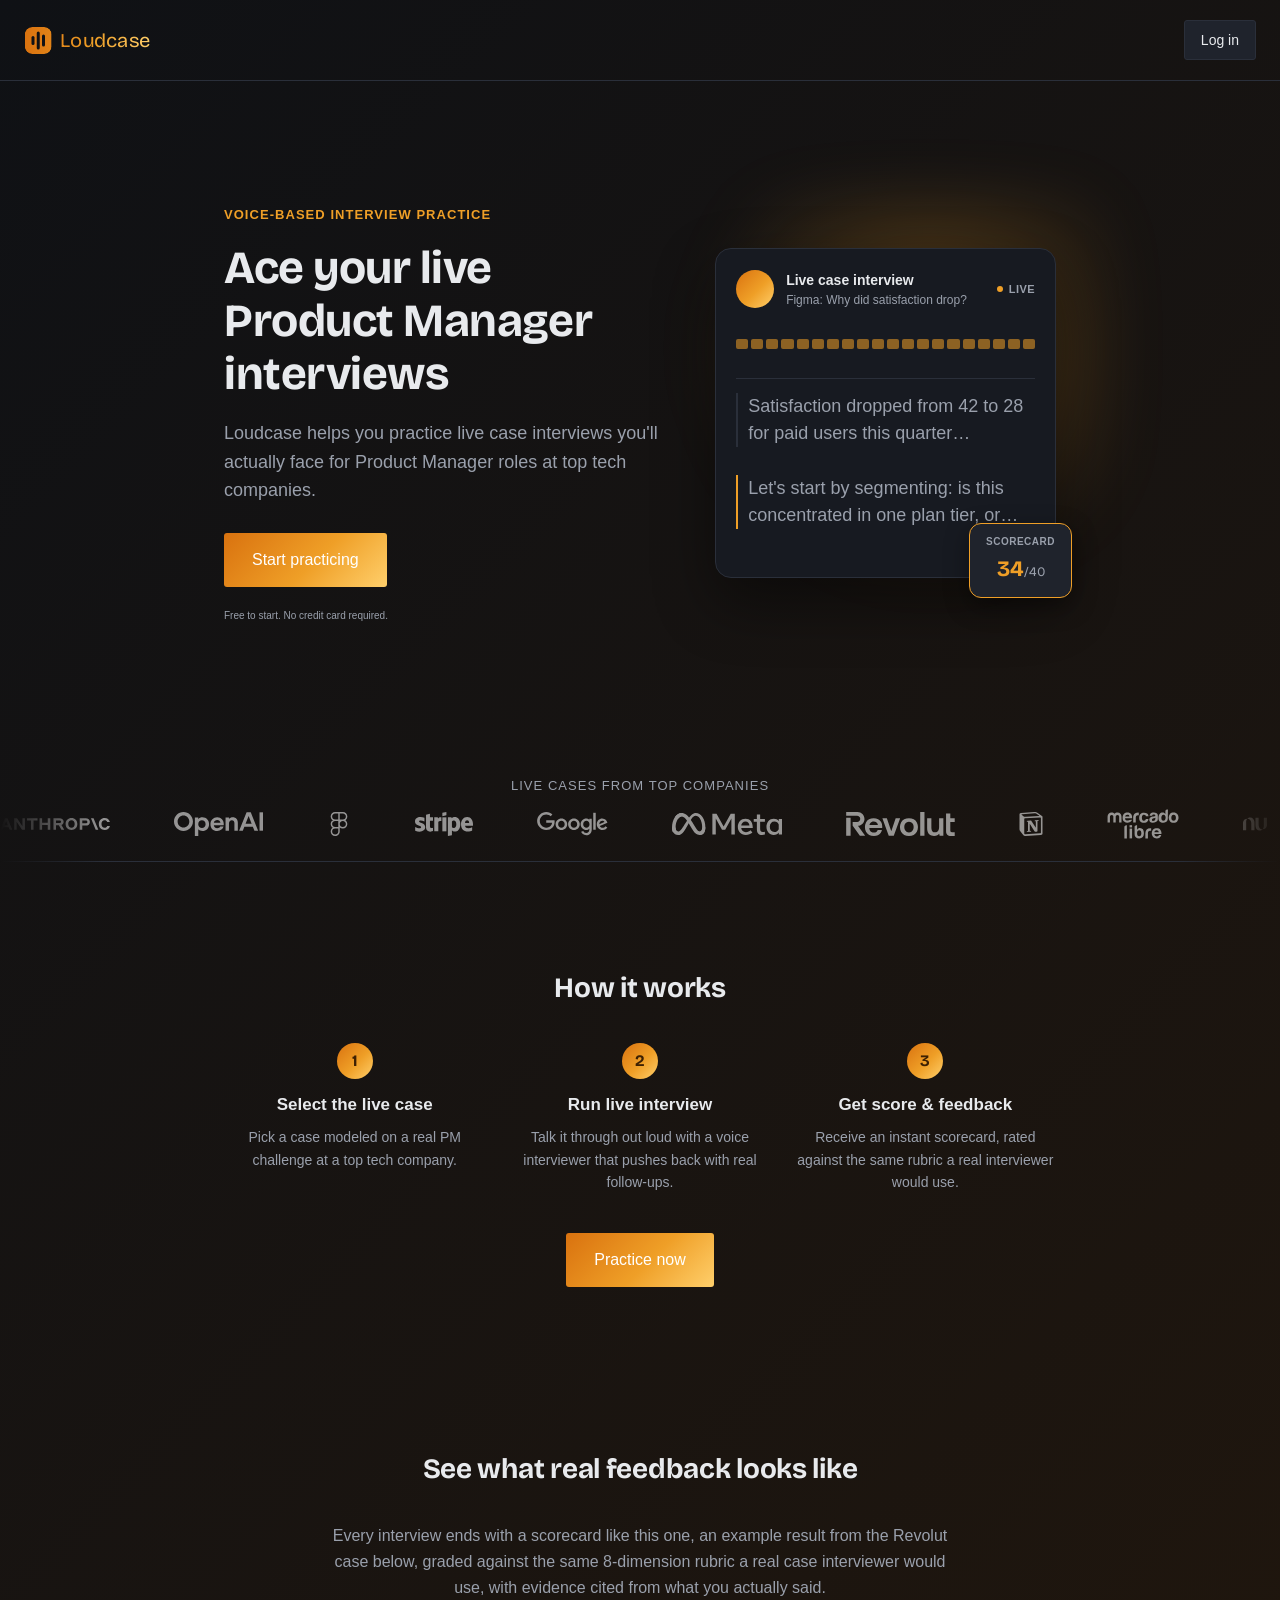
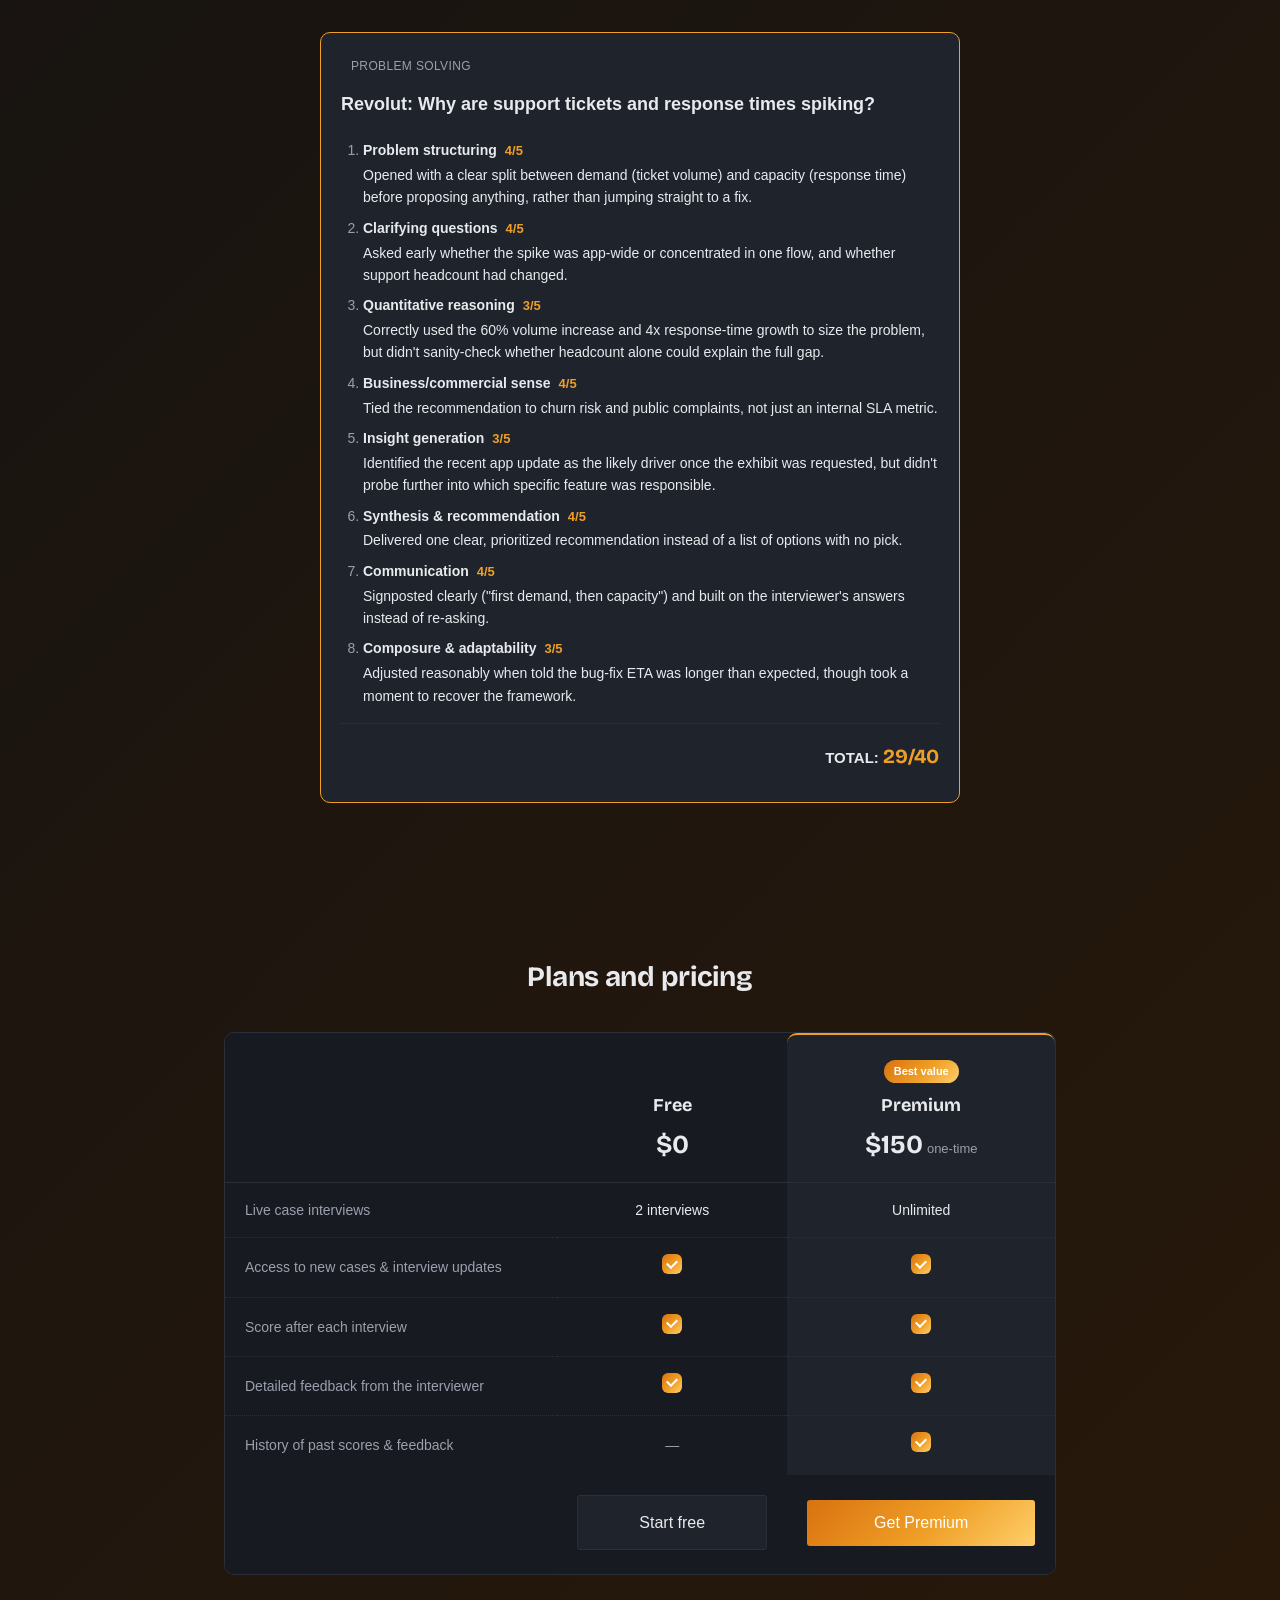
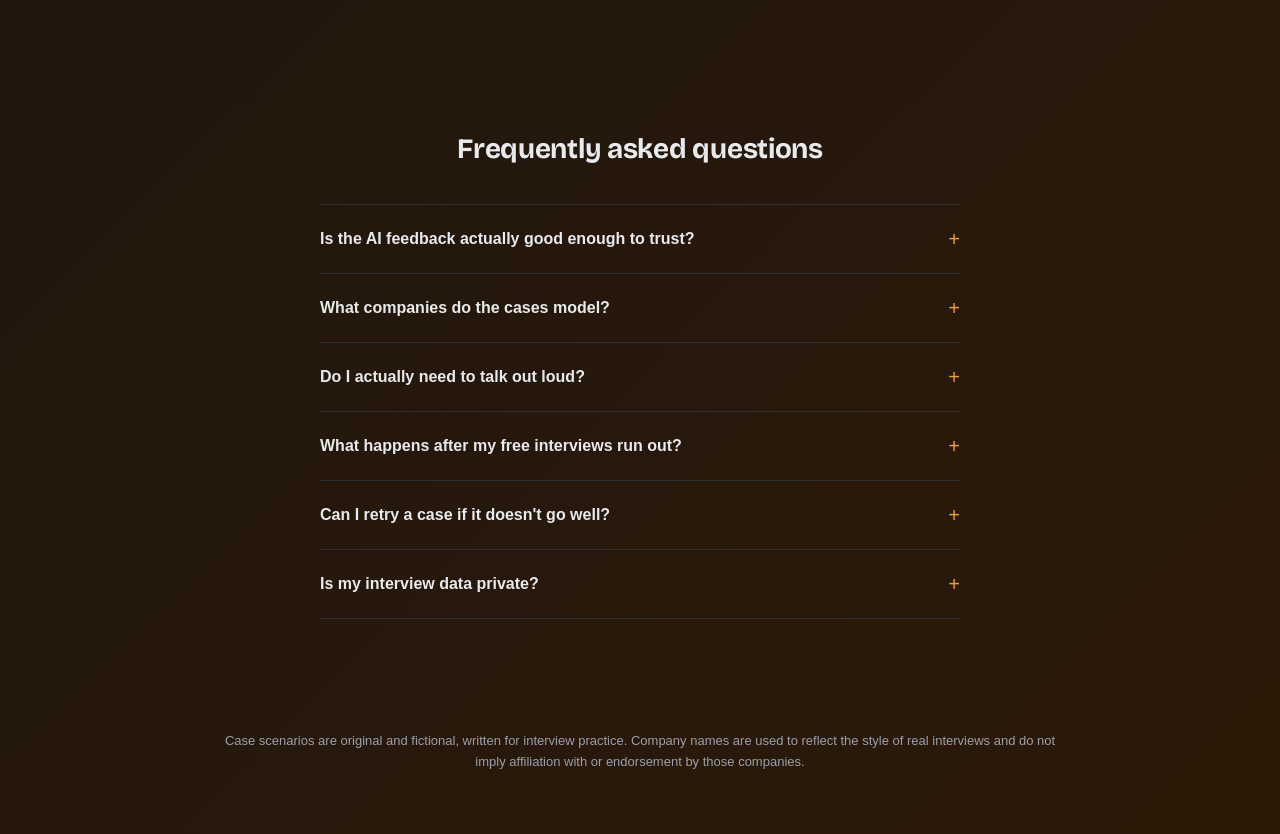
<file: web/index.html>
<!DOCTYPE html>
<html lang="en">
<head>
<meta charset="UTF-8">
<meta name="viewport" content="width=device-width, initial-scale=1.0">
<title>Loudcase — Live Case Interview Practice for PMs</title>
<meta name="description" content="Loudcase is where Product Managers practice live, voice-based case interviews out loud, and get an instant scorecard.">
<link rel="icon" type="image/svg+xml" href="favicon.svg">
<link rel="preconnect" href="https://fonts.googleapis.com">
<link rel="preconnect" href="https://fonts.gstatic.com" crossorigin>
<link href="https://fonts.googleapis.com/css2?family=Bricolage+Grotesque:wght@400;700&display=swap" rel="stylesheet">
<link rel="stylesheet" href="styles.css?v=202611142235">
</head>
<body>
<nav>
  <a href="index.html" class="brand" aria-label="Loudcase">
      <svg width="129" height="27" viewBox="0 0 170 36" aria-hidden="true">
        <defs>
          <linearGradient id="logoGrad" x1="0" y1="18" x2="170" y2="18" gradientUnits="userSpaceOnUse">
            <stop offset="0%" stop-color="#d9720f"/>
            <stop offset="55%" stop-color="#ef9f27"/>
            <stop offset="100%" stop-color="#ffcf6b"/>
          </linearGradient>
          <mask id="logoGradMask" maskUnits="userSpaceOnUse" x="0" y="0" width="36" height="36">
            <rect width="36" height="36" rx="10" fill="#ffffff"/>
            <rect x="9" y="12" width="4" height="12" rx="2" fill="#000000"/>
            <rect x="16" y="6" width="4" height="24" rx="2" fill="#000000"/>
            <rect x="23" y="10" width="4" height="16" rx="2" fill="#000000"/>
          </mask>
        </defs>
        <rect width="36" height="36" rx="10" fill="url(#logoGrad)" mask="url(#logoGradMask)"/>
        <text x="47" y="18" dominant-baseline="central" text-anchor="start" font-family="Bricolage Grotesque, sans-serif" font-weight="400" font-size="26" textLength="120" lengthAdjust="spacingAndGlyphs" fill="url(#logoGrad)">Loudcase</text>
      </svg>
    </a>
  <div style="display:flex; align-items:center; gap:16px;">
    <a href="login.html" class="btn secondary" style="padding:8px 16px;font-size:14px;">Log in</a>
  </div>
</nav>

<div class="wrap">
  <div class="hero hero-split">
    <div class="hero-copy">
      <span class="hero-kicker">Voice-based interview practice</span>
      <h1>Ace your live Product Manager interviews</h1>
      <p>
        Loudcase helps you practice live case interviews you'll actually
        face for Product Manager roles at top tech companies.
      </p>
      <a class="btn" href="practice.html"><span class="btn-shine">Start practicing</span></a>
      <p class="hero-trust">Free to start. No credit card required.</p>
    </div>

    <div class="hero-visual" aria-hidden="true">
      <div class="hero-visual-glow"></div>
      <div class="call-card">
        <div class="call-card-header">
          <span class="call-orb"></span>
          <div class="call-card-titles">
            <div class="call-card-title">Live case interview</div>
            <div class="call-card-sub">Figma: Why did satisfaction drop?</div>
          </div>
          <span class="call-live" title="Live"><span class="call-live-dot"></span>Live</span>
        </div>
        <div class="call-waveform">
          <span></span><span></span><span></span><span></span><span></span>
          <span></span><span></span><span></span><span></span><span></span>
          <span></span><span></span><span></span><span></span><span></span>
          <span></span><span></span><span></span><span></span><span></span>
        </div>
        <div class="call-transcript">
          <p class="call-line call-line-interviewer">Satisfaction dropped from 42 to 28 for paid users this quarter&hellip;</p>
          <p class="call-line call-line-candidate">Let's start by segmenting: is this concentrated in one plan tier, or&hellip;</p>
        </div>
      </div>
      <div class="score-badge">
        <span class="score-badge-label">Scorecard</span>
        <span class="score-badge-value">34<span>/40</span></span>
      </div>
    </div>
  </div>
</div>

<div class="wrap marquee-title-wrap">
  <p class="marquee-title">Live cases from top companies</p>
</div>

<div class="logo-marquee" aria-label="Practice for roles at companies like these">
  <div class="logo-track">
    <img src="assets/logos/anthropic.svg" alt="Anthropic" class="logo-marquee-icon">
    <img src="assets/logos/openai.svg" alt="OpenAI" class="logo-marquee-icon">
    <img src="assets/logos/figma.svg" alt="Figma" class="logo-marquee-icon">
    <img src="assets/logos/stripe.svg" alt="Stripe" class="logo-marquee-icon">
    <img src="assets/logos/google.svg" alt="Google" class="logo-marquee-icon">
    <img src="assets/logos/meta.svg" alt="Meta" class="logo-marquee-icon">
    <img src="assets/logos/revolut.svg" alt="Revolut" class="logo-marquee-icon">
    <img src="assets/logos/notion.svg" alt="Notion" class="logo-marquee-icon">
    <img src="assets/logos/mercadolibre.svg" alt="Mercado Libre" class="logo-marquee-icon logo-marquee-icon-wide">
    <img src="assets/logos/nubank.svg" alt="Nubank" class="logo-marquee-icon">
    <img src="assets/logos/anthropic.svg" alt="Anthropic" class="logo-marquee-icon">
    <img src="assets/logos/openai.svg" alt="OpenAI" class="logo-marquee-icon">
    <img src="assets/logos/figma.svg" alt="Figma" class="logo-marquee-icon">
    <img src="assets/logos/stripe.svg" alt="Stripe" class="logo-marquee-icon">
    <img src="assets/logos/google.svg" alt="Google" class="logo-marquee-icon">
    <img src="assets/logos/meta.svg" alt="Meta" class="logo-marquee-icon">
    <img src="assets/logos/revolut.svg" alt="Revolut" class="logo-marquee-icon">
    <img src="assets/logos/notion.svg" alt="Notion" class="logo-marquee-icon">
    <img src="assets/logos/mercadolibre.svg" alt="Mercado Libre" class="logo-marquee-icon logo-marquee-icon-wide">
    <img src="assets/logos/nubank.svg" alt="Nubank" class="logo-marquee-icon">
    <img src="assets/logos/anthropic.svg" alt="Anthropic" class="logo-marquee-icon">
    <img src="assets/logos/openai.svg" alt="OpenAI" class="logo-marquee-icon">
    <img src="assets/logos/figma.svg" alt="Figma" class="logo-marquee-icon">
    <img src="assets/logos/stripe.svg" alt="Stripe" class="logo-marquee-icon">
    <img src="assets/logos/google.svg" alt="Google" class="logo-marquee-icon">
    <img src="assets/logos/meta.svg" alt="Meta" class="logo-marquee-icon">
    <img src="assets/logos/revolut.svg" alt="Revolut" class="logo-marquee-icon">
    <img src="assets/logos/notion.svg" alt="Notion" class="logo-marquee-icon">
    <img src="assets/logos/mercadolibre.svg" alt="Mercado Libre" class="logo-marquee-icon logo-marquee-icon-wide">
    <img src="assets/logos/nubank.svg" alt="Nubank" class="logo-marquee-icon">
    <img src="assets/logos/anthropic.svg" alt="Anthropic" class="logo-marquee-icon">
    <img src="assets/logos/openai.svg" alt="OpenAI" class="logo-marquee-icon">
    <img src="assets/logos/figma.svg" alt="Figma" class="logo-marquee-icon">
    <img src="assets/logos/stripe.svg" alt="Stripe" class="logo-marquee-icon">
    <img src="assets/logos/google.svg" alt="Google" class="logo-marquee-icon">
    <img src="assets/logos/meta.svg" alt="Meta" class="logo-marquee-icon">
    <img src="assets/logos/revolut.svg" alt="Revolut" class="logo-marquee-icon">
    <img src="assets/logos/notion.svg" alt="Notion" class="logo-marquee-icon">
    <img src="assets/logos/mercadolibre.svg" alt="Mercado Libre" class="logo-marquee-icon logo-marquee-icon-wide">
    <img src="assets/logos/nubank.svg" alt="Nubank" class="logo-marquee-icon">
  </div>
</div>

<div class="wrap">
  <h2 class="section-title">How it works</h2>
  <div class="steps">
    <div class="step">
      <span class="step-number">1</span>
      <h3>Select the live case</h3>
      <p>Pick a case modeled on a real PM challenge at a top tech company.</p>
    </div>
    <div class="step">
      <span class="step-number">2</span>
      <h3>Run live interview</h3>
      <p>Talk it through out loud with a voice interviewer that pushes back with real follow-ups.</p>
    </div>
    <div class="step">
      <span class="step-number">3</span>
      <h3>Get score & feedback</h3>
      <p>Receive an instant scorecard, rated against the same rubric a real interviewer would use.</p>
    </div>
  </div>

  <div class="steps-cta">
    <a class="btn" href="practice.html"><span class="btn-shine">Practice now</span></a>
  </div>
</div>

<div class="wrap">
  <h2 class="section-title">See what real feedback looks like</h2>
  <p style="text-align:center; color:var(--text-muted); max-width:640px; margin:0 auto 32px;">
    Every interview ends with a scorecard like this one, an example
    result from the Revolut case below, graded against the same
    8-dimension rubric a real case interviewer would use, with evidence
    cited from what you actually said.
  </p>
  <div class="case-card sample-feedback-card" style="max-width:640px; margin:0 auto; text-align:left;">
    <div class="case-card-head">
      <span class="badge">PROBLEM SOLVING</span>
    </div>
    <h3 style="margin:0;">Revolut: Why are support tickets and response times spiking?</h3>
    <div class="rendered-feedback">
      <ol>
        <li><div class="sample-feedback-item-head"><strong>Problem structuring</strong><span class="sample-feedback-score">4/5</span></div>Opened with a clear split between demand (ticket volume) and capacity (response time) before proposing anything, rather than jumping straight to a fix.</li>
        <li><div class="sample-feedback-item-head"><strong>Clarifying questions</strong><span class="sample-feedback-score">4/5</span></div>Asked early whether the spike was app-wide or concentrated in one flow, and whether support headcount had changed.</li>
        <li><div class="sample-feedback-item-head"><strong>Quantitative reasoning</strong><span class="sample-feedback-score">3/5</span></div>Correctly used the 60% volume increase and 4x response-time growth to size the problem, but didn't sanity-check whether headcount alone could explain the full gap.</li>
        <li><div class="sample-feedback-item-head"><strong>Business/commercial sense</strong><span class="sample-feedback-score">4/5</span></div>Tied the recommendation to churn risk and public complaints, not just an internal SLA metric.</li>
        <li><div class="sample-feedback-item-head"><strong>Insight generation</strong><span class="sample-feedback-score">3/5</span></div>Identified the recent app update as the likely driver once the exhibit was requested, but didn't probe further into which specific feature was responsible.</li>
        <li><div class="sample-feedback-item-head"><strong>Synthesis & recommendation</strong><span class="sample-feedback-score">4/5</span></div>Delivered one clear, prioritized recommendation instead of a list of options with no pick.</li>
        <li><div class="sample-feedback-item-head"><strong>Communication</strong><span class="sample-feedback-score">4/5</span></div>Signposted clearly ("first demand, then capacity") and built on the interviewer's answers instead of re-asking.</li>
        <li><div class="sample-feedback-item-head"><strong>Composure & adaptability</strong><span class="sample-feedback-score">3/5</span></div>Adjusted reasonably when told the bug-fix ETA was longer than expected, though took a moment to recover the framework.</li>
      </ol>
      <p class="sample-feedback-total">TOTAL: <span class="sample-feedback-total-value">29/40</span></p>
    </div>
  </div>
</div>

<div class="wrap" id="pricing">
  <h2 class="section-title">Plans and pricing</h2>

  <div class="pricing-table-wrap">
    <table class="pricing-table">
      <thead>
        <tr>
          <th class="pricing-table-label"></th>
          <th>
            <div class="pricing-col-head">Free</div>
            <div class="pricing-col-price">$0</div>
          </th>
          <th class="premium-col">
            <span class="pricing-badge">Best value</span>
            <div class="pricing-col-head">Premium</div>
            <div class="pricing-col-price">$150<span class="pricing-period">one-time</span></div>
          </th>
        </tr>
      </thead>
      <tbody>
        <tr>
          <td class="pricing-table-label">Live case interviews</td>
          <td>2 interviews</td>
          <td class="premium-col">Unlimited</td>
        </tr>
        <tr>
          <td class="pricing-table-label">Access to new cases & interview updates</td>
          <td><span class="pricing-check" aria-label="Included"></span></td>
          <td class="premium-col"><span class="pricing-check" aria-label="Included"></span></td>
        </tr>
        <tr>
          <td class="pricing-table-label">Score after each interview</td>
          <td><span class="pricing-check" aria-label="Included"></span></td>
          <td class="premium-col"><span class="pricing-check" aria-label="Included"></span></td>
        </tr>
        <tr>
          <td class="pricing-table-label">Detailed feedback from the interviewer</td>
          <td><span class="pricing-check" aria-label="Included"></span></td>
          <td class="premium-col"><span class="pricing-check" aria-label="Included"></span></td>
        </tr>
        <tr>
          <td class="pricing-table-label">History of past scores & feedback</td>
          <td><span class="pricing-dash" aria-label="Not included"></span></td>
          <td class="premium-col"><span class="pricing-check" aria-label="Included"></span></td>
        </tr>
      </tbody>
      <tfoot>
        <tr>
          <td class="pricing-table-label"></td>
          <td><a class="btn secondary" href="practice.html" style="width:100%; text-align:center; box-sizing:border-box; display:block;">Start free</a></td>
          <td class="premium-col">
            <button class="btn get-premium-btn" type="button" style="width:100%; box-sizing:border-box; display:block;"><span class="btn-shine">Get Premium</span></button>
            <p class="pricing-error" style="display:none;"></p>
          </td>
        </tr>
      </tfoot>
    </table>
  </div>

  <!-- Mobile-only equivalent of the table above: below the breakpoint a
       horizontally-scrolling table hid the Premium column off-screen with
       no visual cue, so both plans are shown here as stacked cards
       instead -- see the pricing-table-wrap / pricing-cards toggle in
       styles.css. Content is duplicated (not generated from the table)
       to keep this a plain content change, matching how nav/markup is
       already duplicated per page elsewhere on the site; keep the two in
       sync if pricing/features change. -->
  <div class="pricing-cards">
    <div class="pricing-card">
      <div class="pricing-col-head">Free</div>
      <div class="pricing-col-price">$0</div>
      <ul class="pricing-card-features">
        <li><span>Live case interviews</span><span>2 interviews</span></li>
        <li><span>Access to new cases &amp; interview updates</span><span class="pricing-check" aria-label="Included"></span></li>
        <li><span>Score after each interview</span><span class="pricing-check" aria-label="Included"></span></li>
        <li><span>Detailed feedback from the interviewer</span><span class="pricing-check" aria-label="Included"></span></li>
        <li><span>History of past scores &amp; feedback</span><span class="pricing-dash" aria-label="Not included"></span></li>
      </ul>
      <a class="btn secondary" href="practice.html" style="width:100%; text-align:center; box-sizing:border-box; display:block;">Start free</a>
    </div>
    <div class="pricing-card premium-col">
      <span class="pricing-badge">Best value</span>
      <div class="pricing-col-head">Premium</div>
      <div class="pricing-col-price">$150<span class="pricing-period">one-time</span></div>
      <ul class="pricing-card-features">
        <li><span>Live case interviews</span><span>Unlimited</span></li>
        <li><span>Access to new cases &amp; interview updates</span><span class="pricing-check" aria-label="Included"></span></li>
        <li><span>Score after each interview</span><span class="pricing-check" aria-label="Included"></span></li>
        <li><span>Detailed feedback from the interviewer</span><span class="pricing-check" aria-label="Included"></span></li>
        <li><span>History of past scores &amp; feedback</span><span class="pricing-check" aria-label="Included"></span></li>
      </ul>
      <button class="btn get-premium-btn" type="button" style="width:100%; box-sizing:border-box; display:block;"><span class="btn-shine">Get Premium</span></button>
      <p class="pricing-error" style="display:none;"></p>
    </div>
  </div>
</div>

<div class="wrap">
  <h2 class="section-title">Frequently asked questions</h2>
  <div class="faq-list">
    <details>
      <summary>Is the AI feedback actually good enough to trust?</summary>
      <p>Each case has its own hand-written rubric, not a generic one: your transcript is graded across 8 structured dimensions (5 for product-sense cases) with evidence cited from what you actually said, the same way a trained case interviewer would grade you.</p>
    </details>
    <details>
      <summary>What companies do the cases model?</summary>
      <p>Cases are modeled on the style and substance of real PM interviews at companies like Figma, Stripe, Notion, Anthropic, Mercado Libre, and more. They're original, fictional scenarios written for practice, not real confidential material, built to feel like the real thing.</p>
    </details>
    <details>
      <summary>Do I actually need to talk out loud?</summary>
      <p>Yes. Loudcase is voice-first on purpose. A real case interview is a live, spoken conversation with follow-ups and pushback, which is a different skill from silently outlining an answer on paper.</p>
    </details>
    <details>
      <summary>What happens after my free interviews run out?</summary>
      <p>You get 2 full scored interviews for free, with the same detailed feedback Premium gets. After that, Premium ($150 one-time) unlocks unlimited interviews and keeps the detailed feedback going instead of just a score.</p>
    </details>
    <details>
      <summary>Can I retry a case if it doesn't go well?</summary>
      <p>Yes, cases can be replayed as many times as you like. Performing differently on a repeat run is part of the practice.</p>
    </details>
    <details>
      <summary>Is my interview data private?</summary>
      <p>Your transcripts and scores are tied to your account only. They're never shared publicly or used to identify you elsewhere.</p>
    </details>
  </div>
</div>

<div class="wrap">
  <p class="hint" style="text-align:center; margin-top:16px;">
    Case scenarios are original and fictional, written for interview
    practice. Company names are used to reflect the style of real
    interviews and do not imply affiliation with or endorsement by those
    companies.
  </p>
</div>

<script src="config.js?v=202611142235"></script>
<script src="auth.js?v=202611142235"></script>
<script>
  // Two "Get Premium" buttons exist (the desktop table's footer cell and
  // the mobile card, only one of which is ever visible at a time -- see
  // .pricing-table-wrap / .pricing-cards in styles.css), each followed by
  // its own .pricing-error paragraph, so wire up whichever one was
  // actually clicked rather than assuming a single element by id.
  document.querySelectorAll(".get-premium-btn").forEach((btn) => {
    const errorMsg = btn.nextElementSibling;
    btn.addEventListener("click", async () => {
      errorMsg.style.display = "none";

      // Buying Premium requires an account, so payment is tied to it.
      // Not logged in -- send to login, then bounce straight back here.
      if (!localStorage.getItem("loudcase_token")) {
        window.location.href = "login.html?next=" + encodeURIComponent("index.html#pricing");
        return;
      }

      try {
        const res = await fetch(`${CONFIG.backendUrl}/billing/create-checkout-session`, {
          method: "POST",
          headers: { "Content-Type": "application/json", ...authHeader() },
          body: JSON.stringify({
            success_url: window.location.origin + window.location.pathname.replace(/index\.html$/, "") + "premium-success.html",
            cancel_url: window.location.origin + window.location.pathname.replace(/index\.html$/, "") + "index.html#pricing",
          }),
        });
        if (res.status === 401) {
          window.location.href = "login.html?next=" + encodeURIComponent("index.html#pricing");
          return;
        }
        const data = await res.json();
        if (!res.ok) {
          errorMsg.textContent = data.detail || "Something went wrong starting checkout.";
          errorMsg.style.display = "block";
          return;
        }
        window.open(data.url, "_blank", "noopener,noreferrer");
      } catch (err) {
        errorMsg.textContent = `Request failed: ${err}`;
        errorMsg.style.display = "block";
      }
    });
  });
</script>
<script>
  // Cursor-tracking spotlight for .btn (not .btn.secondary), matching
  // pomelo.la's actual button hover effect (see styles.css for the full
  // explanation -- their "duplicate text" DOM layer is same-color,
  // same-position, and functionally invisible; this spotlight is the
  // effect that's actually visible). Appends a .btn-spotlight overlay and
  // keeps its --x/--y CSS vars updated on mousemove; safe to call more
  // than once since already-enhanced elements are skipped.
  function enhanceButtonSpotlight(btn) {
    if (btn.dataset.spotlightEnhanced) return;
    btn.dataset.spotlightEnhanced = "true";
    const spot = document.createElement("span");
    spot.className = "btn-spotlight";
    spot.setAttribute("aria-hidden", "true");
    btn.appendChild(spot);
    btn.addEventListener("mousemove", (e) => {
      const rect = btn.getBoundingClientRect();
      spot.style.setProperty("--x", `${e.clientX - rect.left}px`);
      spot.style.setProperty("--y", `${e.clientY - rect.top}px`);
    });
  }
  function enhanceAllButtonSpotlights(root) {
    (root || document).querySelectorAll(".btn:not(.secondary)").forEach(enhanceButtonSpotlight);
  }
  enhanceAllButtonSpotlights();
</script>
</body>
</html>
</file>
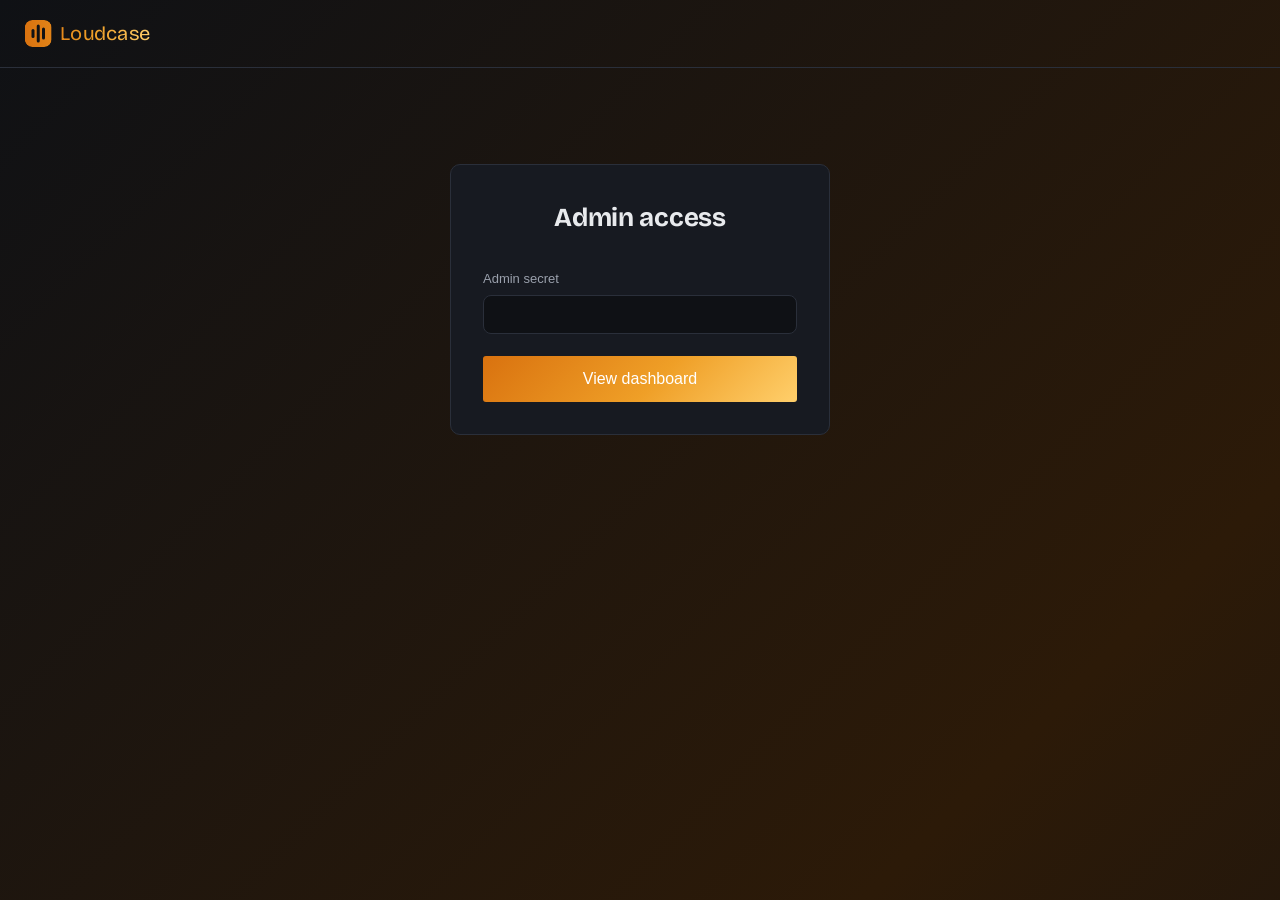
<file: web/admin.html>
<!DOCTYPE html>
<html lang="en">
<head>
<meta charset="UTF-8">
<meta name="viewport" content="width=device-width, initial-scale=1.0">
<title>Admin — Loudcase</title>
<link rel="icon" type="image/svg+xml" href="favicon.svg">
<link rel="preconnect" href="https://fonts.googleapis.com">
<link rel="preconnect" href="https://fonts.gstatic.com" crossorigin>
<link href="https://fonts.googleapis.com/css2?family=Bricolage+Grotesque:wght@400;700&display=swap" rel="stylesheet">
<link rel="stylesheet" href="styles.css?v=202611142235">
</head>
<body>
<nav>
  <a href="index.html" class="brand" aria-label="Loudcase">
      <svg width="129" height="27" viewBox="0 0 170 36" aria-hidden="true">
        <defs>
          <linearGradient id="logoGrad" x1="0" y1="18" x2="170" y2="18" gradientUnits="userSpaceOnUse">
            <stop offset="0%" stop-color="#d9720f"/>
            <stop offset="55%" stop-color="#ef9f27"/>
            <stop offset="100%" stop-color="#ffcf6b"/>
          </linearGradient>
          <mask id="logoGradMask" maskUnits="userSpaceOnUse" x="0" y="0" width="36" height="36">
            <rect width="36" height="36" rx="10" fill="#ffffff"/>
            <rect x="9" y="12" width="4" height="12" rx="2" fill="#000000"/>
            <rect x="16" y="6" width="4" height="24" rx="2" fill="#000000"/>
            <rect x="23" y="10" width="4" height="16" rx="2" fill="#000000"/>
          </mask>
        </defs>
        <rect width="36" height="36" rx="10" fill="url(#logoGrad)" mask="url(#logoGradMask)"/>
        <text x="47" y="18" dominant-baseline="central" text-anchor="start" font-family="Bricolage Grotesque, sans-serif" font-weight="400" font-size="26" textLength="120" lengthAdjust="spacingAndGlyphs" fill="url(#logoGrad)">Loudcase</text>
      </svg>
    </a>
  <div id="nav-actions" style="display:none;">
    <a href="#" id="admin-logout" class="btn secondary" style="padding:8px 16px;font-size:14px;">Log out</a>
  </div>
</nav>

<div class="wrap">
  <!-- Secret gate: shown until a working admin secret is in sessionStorage.
       sessionStorage (not localStorage) so the secret clears itself when
       the tab/browser closes, rather than sitting around indefinitely. -->
  <div id="gate" class="auth-card">
    <h1>Admin access</h1>
    <form id="gate-form">
      <label for="secret">Admin secret</label>
      <input type="password" id="secret" autocomplete="off" required>
      <button type="submit" class="btn">View dashboard</button>
      <p class="auth-error" id="gate-error" style="display:none;"></p>
    </form>
  </div>

  <!-- Dashboard: shown once the secret has been verified against the API. -->
  <div id="dashboard" style="display:none;">
    <div style="display:flex; align-items:center; justify-content:space-between; margin-bottom:8px;">
      <h1 style="margin:0;">Users</h1>
      <button class="btn secondary" id="refresh-btn" style="padding:8px 16px;font-size:14px;">Refresh</button>
    </div>
    <p class="hint" id="users-count"></p>
    <div class="pricing-table-wrap" style="margin-bottom:40px;">
      <table class="admin-table" id="users-table">
        <thead>
          <tr><th>Email</th><th>Plan</th><th>Interviews used</th><th>Joined</th></tr>
        </thead>
        <tbody id="users-body"></tbody>
      </table>
    </div>

    <h1>Paying users</h1>
    <p class="hint" id="paying-count"></p>
    <div class="pricing-table-wrap" style="margin-bottom:40px;">
      <table class="admin-table" id="paying-table">
        <thead>
          <tr><th>Email</th><th>Interviews used</th><th>Premium since</th></tr>
        </thead>
        <tbody id="paying-body"></tbody>
      </table>
    </div>

    <h1>Interview history</h1>
    <div class="pricing-table-wrap">
      <table class="admin-table" id="history-table">
        <thead>
          <tr><th>Email</th><th>Case</th><th>Score</th><th>Date</th></tr>
        </thead>
        <tbody id="history-body"></tbody>
      </table>
    </div>

    <p class="auth-error" id="dashboard-error" style="display:none;"></p>
  </div>
</div>

<script src="config.js?v=202611142235"></script>
<script>
  const gate = document.getElementById("gate");
  const dashboard = document.getElementById("dashboard");
  const navActions = document.getElementById("nav-actions");
  const gateForm = document.getElementById("gate-form");
  const gateError = document.getElementById("gate-error");
  const dashboardError = document.getElementById("dashboard-error");
  const usersBody = document.getElementById("users-body");
  const payingBody = document.getElementById("paying-body");
  const historyBody = document.getElementById("history-body");
  const usersCount = document.getElementById("users-count");
  const payingCount = document.getElementById("paying-count");

  const STORAGE_KEY = "loudcase_admin_secret";

  function fmtDate(unixSeconds) {
    if (!unixSeconds) return "—";
    return new Date(unixSeconds * 1000).toLocaleDateString(undefined, {
      year: "numeric", month: "short", day: "numeric",
    });
  }

  async function callAdmin(path, secret) {
    const res = await fetch(`${CONFIG.backendUrl}${path}`, {
      headers: { "X-Admin-Secret": secret },
    });
    if (res.status === 401) throw new Error("Invalid admin secret.");
    if (res.status === 503) throw new Error("Admin access is not configured on the server.");
    if (!res.ok) throw new Error(`Request failed (${res.status}).`);
    return res.json();
  }

  function renderUsers(users) {
    usersCount.textContent = `${users.length} registered user${users.length === 1 ? "" : "s"}`;
    usersBody.innerHTML = users.length
      ? users.map((u) => `
          <tr>
            <td style="text-align:left;">${u.email}</td>
            <td>${u.is_premium ? "Premium" : "Free"}</td>
            <td>${u.interviews_used}</td>
            <td>${fmtDate(u.created_at)}</td>
          </tr>
        `).join("")
      : `<tr><td colspan="4" style="text-align:center; color:var(--text-muted);">No users yet.</td></tr>`;

    const payingUsers = users.filter((u) => u.is_premium);
    payingCount.textContent = `${payingUsers.length} paying user${payingUsers.length === 1 ? "" : "s"}`;
    payingBody.innerHTML = payingUsers.length
      ? payingUsers.map((u) => `
          <tr>
            <td style="text-align:left;">${u.email}</td>
            <td>${u.interviews_used}</td>
            <td>${fmtDate(u.premium_since)}</td>
          </tr>
        `).join("")
      : `<tr><td colspan="3" style="text-align:center; color:var(--text-muted);">No paying users yet.</td></tr>`;
  }

  function renderHistory(entries) {
    historyBody.innerHTML = entries.length
      ? entries.map((h) => `
          <tr>
            <td style="text-align:left;">${h.email}</td>
            <td style="text-align:left;">${h.case_id}</td>
            <td>${h.score_summary || "—"}</td>
            <td>${fmtDate(h.created_at)}</td>
          </tr>
        `).join("")
      : `<tr><td colspan="4" style="text-align:center; color:var(--text-muted);">No completed interviews yet.</td></tr>`;
  }

  async function loadDashboard(secret) {
    dashboardError.style.display = "none";
    try {
      const [usersData, historyData] = await Promise.all([
        callAdmin("/admin/users", secret),
        callAdmin("/admin/interview-history", secret),
      ]);
      renderUsers(usersData.users);
      renderHistory(historyData.history);
      gate.style.display = "none";
      dashboard.style.display = "block";
      navActions.style.display = "block";
    } catch (err) {
      // A secret that worked before but fails now (rotated, typo'd on
      // save, etc.) -- drop it and fall back to the gate instead of
      // silently showing a broken/empty dashboard.
      sessionStorage.removeItem(STORAGE_KEY);
      gate.style.display = "block";
      dashboard.style.display = "none";
      navActions.style.display = "none";
      gateError.textContent = err.message;
      gateError.style.display = "block";
    }
  }

  gateForm.addEventListener("submit", (e) => {
    e.preventDefault();
    const secret = document.getElementById("secret").value.trim();
    gateError.style.display = "none";
    sessionStorage.setItem(STORAGE_KEY, secret);
    loadDashboard(secret);
  });

  document.getElementById("refresh-btn").addEventListener("click", () => {
    const secret = sessionStorage.getItem(STORAGE_KEY);
    if (secret) loadDashboard(secret);
  });

  document.getElementById("admin-logout").addEventListener("click", (e) => {
    e.preventDefault();
    sessionStorage.removeItem(STORAGE_KEY);
    window.location.reload();
  });

  const savedSecret = sessionStorage.getItem(STORAGE_KEY);
  if (savedSecret) loadDashboard(savedSecret);
</script>
</body>
</html>
</file>
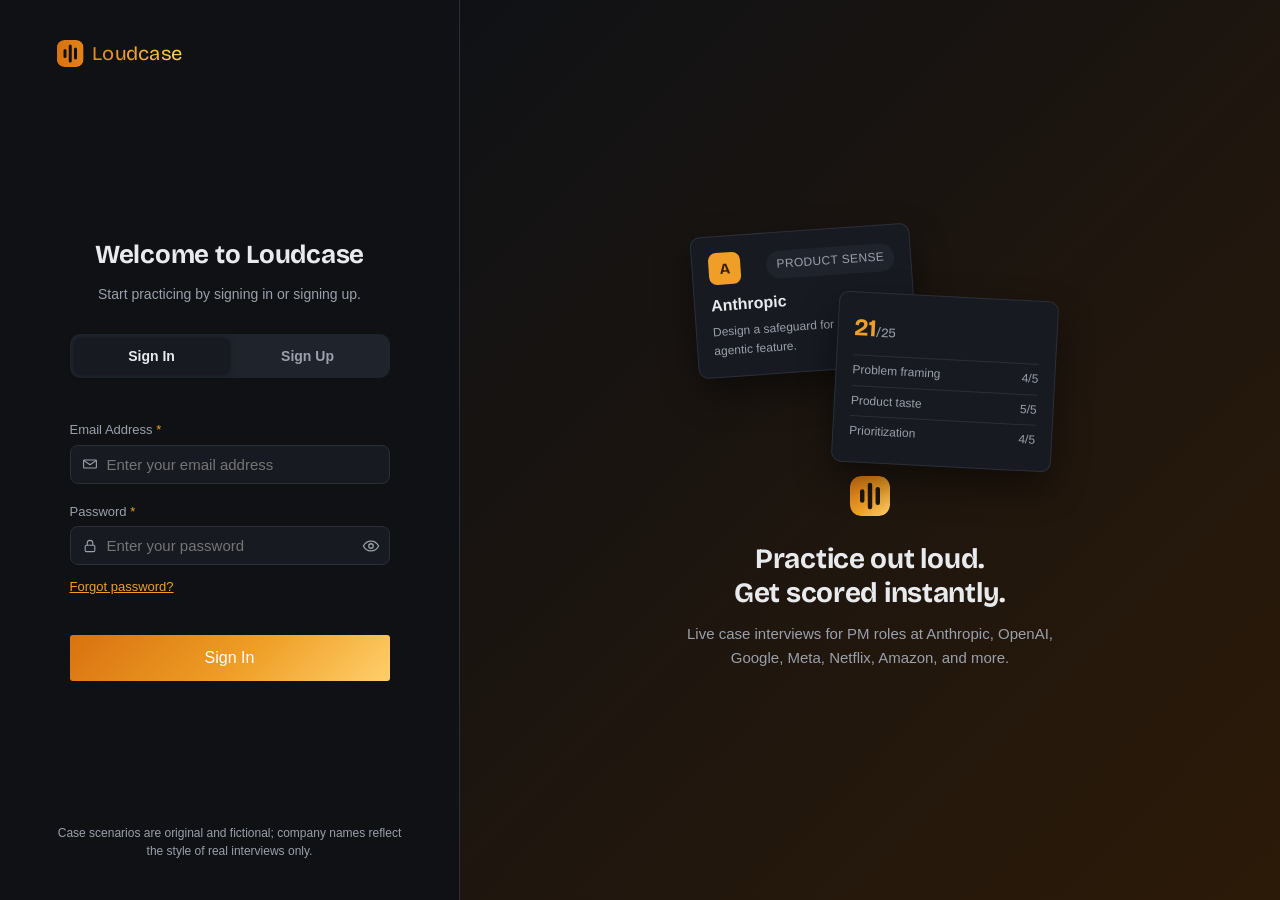
<file: web/company.html>
<!DOCTYPE html>
<html lang="en">
<head>
<meta charset="UTF-8">
<meta name="viewport" content="width=device-width, initial-scale=1.0">
<title>Cases — Loudcase</title>
<link rel="icon" type="image/svg+xml" href="favicon.svg">
<link rel="preconnect" href="https://fonts.googleapis.com">
<link rel="preconnect" href="https://fonts.gstatic.com" crossorigin>
<link href="https://fonts.googleapis.com/css2?family=Bricolage+Grotesque:wght@400;700&display=swap" rel="stylesheet">
<link rel="stylesheet" href="styles.css?v=202611142235">
</head>
<body>
<nav>
  <a href="index.html" class="brand" aria-label="Loudcase">
      <svg width="129" height="27" viewBox="0 0 170 36" aria-hidden="true">
        <defs>
          <linearGradient id="logoGrad" x1="0" y1="18" x2="170" y2="18" gradientUnits="userSpaceOnUse">
            <stop offset="0%" stop-color="#d9720f"/>
            <stop offset="55%" stop-color="#ef9f27"/>
            <stop offset="100%" stop-color="#ffcf6b"/>
          </linearGradient>
          <mask id="logoGradMask" maskUnits="userSpaceOnUse" x="0" y="0" width="36" height="36">
            <rect width="36" height="36" rx="10" fill="#ffffff"/>
            <rect x="9" y="12" width="4" height="12" rx="2" fill="#000000"/>
            <rect x="16" y="6" width="4" height="24" rx="2" fill="#000000"/>
            <rect x="23" y="10" width="4" height="16" rx="2" fill="#000000"/>
          </mask>
        </defs>
        <rect width="36" height="36" rx="10" fill="url(#logoGrad)" mask="url(#logoGradMask)"/>
        <text x="47" y="18" dominant-baseline="central" text-anchor="start" font-family="Bricolage Grotesque, sans-serif" font-weight="400" font-size="26" textLength="120" lengthAdjust="spacingAndGlyphs" fill="url(#logoGrad)">Loudcase</text>
      </svg>
    </a>
  <button type="button" class="nav-burger" id="nav-burger" aria-label="Menu" aria-expanded="false" aria-controls="nav-menu">
    <span></span><span></span><span></span>
  </button>
  <div class="nav-menu" id="nav-menu">
    <div class="nav-links">
      <a href="practice.html" style="color: var(--text); font-size:14px; font-weight:600; text-decoration:underline; text-decoration-thickness:2px; text-underline-offset:7px;">Live cases</a>
      <a href="history.html" style="color: var(--text-muted); text-decoration:none; font-size:14px;">My interviews</a>
    </div>
    <div class="nav-actions">
      <button type="button" id="feedback-fab" style="background:none; border:1px solid var(--accent); color: var(--accent); font-size:14px; font-family:inherit; cursor:pointer; padding:6px 14px; border-radius:999px;">Feedback?</button>
      <span id="nav-email" style="color: var(--text-muted); font-size: 14px;"></span>
      <a href="#" id="logout-link" class="btn secondary" style="padding:8px 16px;font-size:14px;">Log out</a>
    </div>
  </div>
</nav>

<div class="wrap">
  <a href="practice.html" class="back-link">
    <svg width="16" height="16" viewBox="0 0 20 20" fill="none" xmlns="http://www.w3.org/2000/svg" aria-hidden="true">
      <path d="M12.5 4.5L6 10l6.5 5.5" stroke="currentColor" stroke-width="1.6" stroke-linecap="round" stroke-linejoin="round"/>
    </svg>
    All companies
  </a>

  <div id="company-not-found" style="display:none;">
    <h1>Company not found</h1>
    <p style="color: var(--text-muted)">We couldn't find that company. <a href="practice.html">See all companies</a>.</p>
  </div>

  <div id="company-content" style="display:none;">
    <div class="company-header">
      <span id="company-icon"></span>
      <div>
        <h1 id="company-name"></h1>
        <p id="company-tagline"></p>
      </div>
    </div>
    <p class="company-intro" id="company-intro"></p>
    <ol class="company-case-list" id="company-case-list"></ol>
  </div>
</div>

<script src="config.js?v=202611142235"></script>
<script src="catalog.js?v=202611142235"></script>
<script src="auth.js?v=202611142235"></script>
<script>
  if (!requireLogin()) {
    // requireLogin() already redirected to login.html
  } else {
  wireAccountNav();
  const slug = new URLSearchParams(window.location.search).get("company");
  const co = companiesFromConfig().find((c) => c.slug === slug);
  if (!co) {
    document.getElementById("company-not-found").style.display = "block";
  } else {
    document.title = `${co.name} cases — Loudcase`;
    document.getElementById("company-icon").outerHTML = companyIconHtml(co.name, "lg");
    document.getElementById("company-name").textContent = co.name;
    document.getElementById("company-tagline").textContent = co.tagline;
    document.getElementById("company-intro").textContent =
      `${co.cases.length} live ${co.cases.length === 1 ? "case" : "cases"}, each testing a different PM skill. Start whichever you want to practice.`;
    const list = document.getElementById("company-case-list");
    co.cases.forEach((c) => {
      const skill = SKILLS.find((s) => s.name === c.skill);
      const li = document.createElement("li");
      li.className = "company-case";
      li.innerHTML = `
        <div class="company-case-text">
          <span class="badge">${escapeHtml(c.skill)}</span>
          <h3>${escapeHtml(c.subtitle)}</h3>
          ${skill ? `<p>${escapeHtml(skill.blurb)}</p>` : ""}
        </div>
        <a class="btn" href="session.html?case=${encodeURIComponent(c.id)}">Start</a>
      `;
      list.appendChild(li);
    });
    document.getElementById("company-content").style.display = "block";
  }
  }
</script>

<div class="modal-overlay" id="product-feedback-modal" style="display:none;">
  <div class="modal-card">
    <button type="button" class="modal-close" id="product-feedback-close-btn" aria-label="Close">&times;</button>
    <h2>Send us feedback</h2>
    <form class="feedback-form" id="product-feedback-form">
      <textarea id="product-feedback-text" placeholder="Type your feedback here..." required></textarea>
      <div style="display:flex; align-items:center; justify-content:space-between; gap:16px; margin-top:16px;">
        <span class="hint" id="product-feedback-status">We read all the submissions carefully :)</span>
        <button type="submit" class="btn" id="product-feedback-submit"><span class="btn-shine">Submit</span></button>
      </div>
    </form>
  </div>
</div>
<script>
(function () {
  const fab = document.getElementById("feedback-fab");
  const modal = document.getElementById("product-feedback-modal");
  const form = document.getElementById("product-feedback-form");
  const textarea = document.getElementById("product-feedback-text");
  const submitBtn = document.getElementById("product-feedback-submit");
  const status = document.getElementById("product-feedback-status");
  const FEEDBACK_DEFAULT_STATUS = "We read all the submissions carefully :)";

  function openFeedbackModal() {
    status.textContent = FEEDBACK_DEFAULT_STATUS;
    textarea.value = "";
    modal.style.display = "flex";
    textarea.focus();
  }
  function closeFeedbackModal() {
    modal.style.display = "none";
  }

  fab.addEventListener("click", openFeedbackModal);
  document.getElementById("product-feedback-close-btn").addEventListener("click", closeFeedbackModal);
  modal.addEventListener("click", (e) => {
    if (e.target === modal) closeFeedbackModal();
  });
  document.addEventListener("keydown", (e) => {
    if (e.key === "Escape" && modal.style.display === "flex") closeFeedbackModal();
  });

  form.addEventListener("submit", async (e) => {
    e.preventDefault();
    const message = textarea.value.trim();
    if (!message) return;
    submitBtn.disabled = true;
    status.textContent = "Sending...";
    try {
      const res = await fetch(`${CONFIG.backendUrl}/feedback`, {
        method: "POST",
        headers: { "Content-Type": "application/json", ...authHeader() },
        body: JSON.stringify({ message, page: window.location.pathname.split("/").pop() }),
      });
      if (res.status === 401) {
        status.textContent = "Please log in again to send feedback.";
        submitBtn.disabled = false;
        return;
      }
      if (!res.ok) {
        const data = await res.json().catch(() => ({}));
        status.textContent = data.detail || "Something went wrong sending your feedback.";
        submitBtn.disabled = false;
        return;
      }
      status.textContent = "Thanks, we got it!";
      submitBtn.disabled = false;
      setTimeout(closeFeedbackModal, 1200);
    } catch (err) {
      status.textContent = "Something went wrong. Please try again.";
      submitBtn.disabled = false;
    }
  });
})();
</script>
<script>
  // Cursor-tracking spotlight for .btn (not .btn.secondary), matching
  // pomelo.la's actual button hover effect (see styles.css for the full
  // explanation -- their "duplicate text" DOM layer is same-color,
  // same-position, and functionally invisible; this spotlight is the
  // effect that's actually visible). Appends a .btn-spotlight overlay and
  // keeps its --x/--y CSS vars updated on mousemove; safe to call more
  // than once since already-enhanced elements are skipped.
  function enhanceButtonSpotlight(btn) {
    if (btn.dataset.spotlightEnhanced) return;
    btn.dataset.spotlightEnhanced = "true";
    const spot = document.createElement("span");
    spot.className = "btn-spotlight";
    spot.setAttribute("aria-hidden", "true");
    btn.appendChild(spot);
    btn.addEventListener("mousemove", (e) => {
      const rect = btn.getBoundingClientRect();
      spot.style.setProperty("--x", `${e.clientX - rect.left}px`);
      spot.style.setProperty("--y", `${e.clientY - rect.top}px`);
    });
  }
  function enhanceAllButtonSpotlights(root) {
    (root || document).querySelectorAll(".btn:not(.secondary)").forEach(enhanceButtonSpotlight);
  }
  enhanceAllButtonSpotlights();
</script>
</body>
</html>
</file>
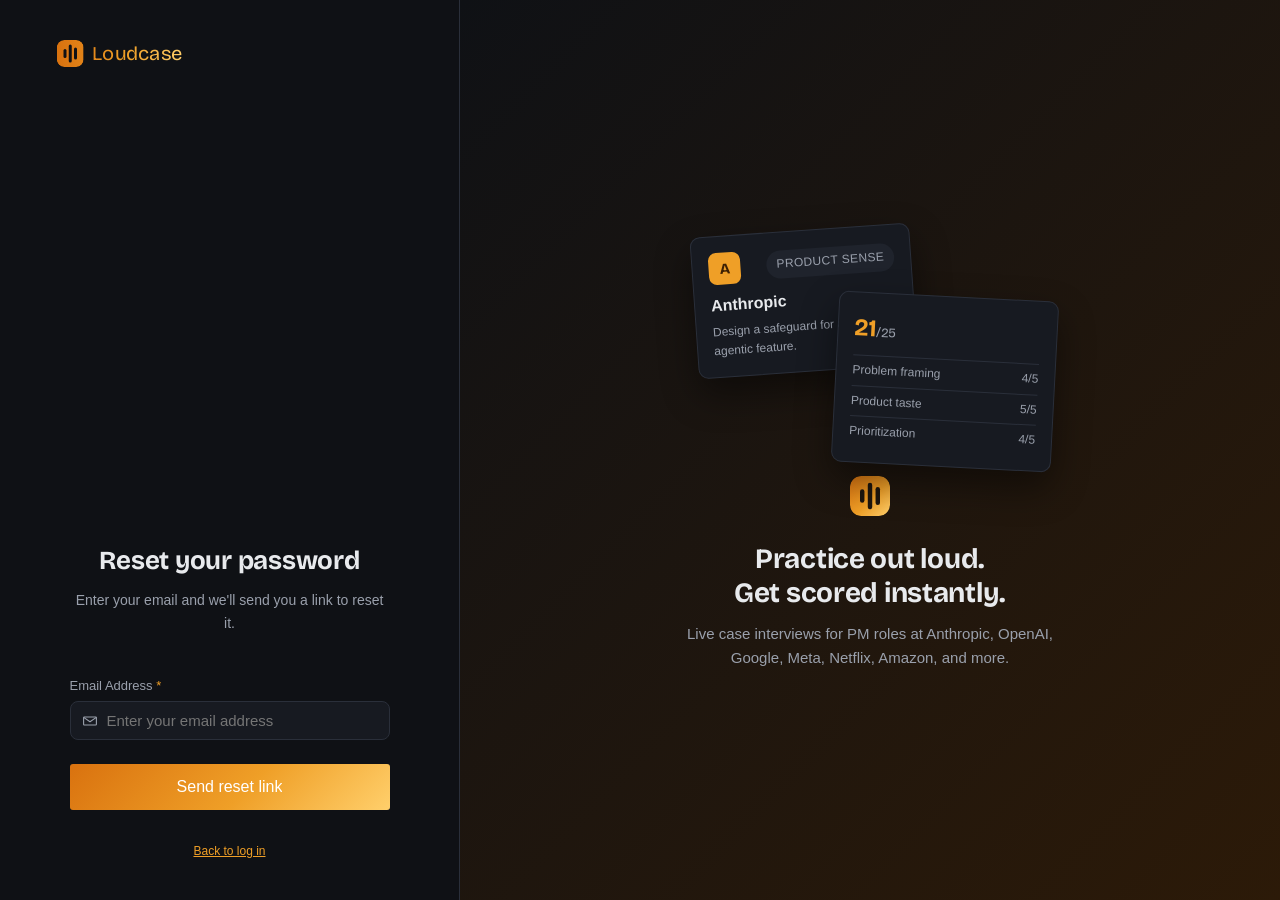
<file: web/forgot-password.html>
<!DOCTYPE html>
<html lang="en">
<head>
<meta charset="UTF-8">
<meta name="viewport" content="width=device-width, initial-scale=1.0">
<title>Reset your password — Loudcase</title>
<link rel="icon" type="image/svg+xml" href="favicon.svg">
<link rel="preconnect" href="https://fonts.googleapis.com">
<link rel="preconnect" href="https://fonts.gstatic.com" crossorigin>
<link href="https://fonts.googleapis.com/css2?family=Bricolage+Grotesque:wght@400;700&display=swap" rel="stylesheet">
<link rel="stylesheet" href="styles.css?v=202611142235">
</head>
<body>
<div class="auth-split">

  <div class="auth-form-panel">
    <a href="index.html" class="brand" aria-label="Loudcase">
      <svg width="129" height="27" viewBox="0 0 170 36" aria-hidden="true">
        <defs>
          <linearGradient id="logoGradNav" x1="0" y1="18" x2="170" y2="18" gradientUnits="userSpaceOnUse">
            <stop offset="0%" stop-color="#d9720f"/>
            <stop offset="55%" stop-color="#ef9f27"/>
            <stop offset="100%" stop-color="#ffcf6b"/>
          </linearGradient>
          <mask id="logoGradNavMask" maskUnits="userSpaceOnUse" x="0" y="0" width="36" height="36">
            <rect width="36" height="36" rx="10" fill="#ffffff"/>
            <rect x="9" y="12" width="4" height="12" rx="2" fill="#000000"/>
            <rect x="16" y="6" width="4" height="24" rx="2" fill="#000000"/>
            <rect x="23" y="10" width="4" height="16" rx="2" fill="#000000"/>
          </mask>
        </defs>
        <rect width="36" height="36" rx="10" fill="url(#logoGradNav)" mask="url(#logoGradNavMask)"/>
        <text x="47" y="18" dominant-baseline="central" text-anchor="start" font-family="Bricolage Grotesque, sans-serif" font-weight="400" font-size="26" textLength="120" lengthAdjust="spacingAndGlyphs" fill="url(#logoGradNav)">Loudcase</text>
      </svg>
    </a>

    <div class="auth-form-inner">
      <h1>Reset your password</h1>
      <p class="auth-subtitle">Enter your email and we'll send you a link to reset it.</p>

      <form id="forgot-form">
        <label for="email">Email Address <span class="req">*</span></label>
        <div class="input-icon-wrap">
          <svg class="input-icon" viewBox="0 0 20 20" fill="none" xmlns="http://www.w3.org/2000/svg">
            <path d="M3 5h14a1 1 0 011 1v8a1 1 0 01-1 1H3a1 1 0 01-1-1V6a1 1 0 011-1z" stroke="currentColor" stroke-width="1.4"/>
            <path d="M2.5 5.8L10 11l7.5-5.2" stroke="currentColor" stroke-width="1.4" stroke-linecap="round" stroke-linejoin="round"/>
          </svg>
          <input type="email" id="email" placeholder="Enter your email address" required autocomplete="email">
        </div>

        <p class="auth-error" id="error-msg" style="display:none;"></p>

        <button type="submit" class="btn" id="submit-btn"><span class="btn-shine">Send reset link</span></button>
      </form>

      <p class="hint" id="success-msg" style="display:none;"></p>

      <p class="auth-footer"><a href="login.html">Back to log in</a></p>
    </div>
  </div>

  <div class="auth-visual-panel">
    <div class="auth-visual-inner">
      <div class="mock-stack">
        <div class="mock-card mock-case">
          <div class="case-card-head">
            <span class="case-icon" aria-hidden="true">A</span>
            <span class="badge">Product Sense</span>
          </div>
          <h3>Anthropic</h3>
          <p>Design a safeguard for a new agentic feature.</p>
        </div>
        <div class="mock-card mock-scorecard">
          <div class="mock-scorecard-score">21<span>/25</span></div>
          <div class="mock-scorecard-row"><span>Problem framing</span><span>4/5</span></div>
          <div class="mock-scorecard-row"><span>Product taste</span><span>5/5</span></div>
          <div class="mock-scorecard-row"><span>Prioritization</span><span>4/5</span></div>
        </div>
      </div>

      <svg width="40" height="40" viewBox="0 0 36 36" aria-hidden="true" style="margin:0 auto;">
        <defs>
          <linearGradient id="logoGradVisual" x1="0" y1="0" x2="36" y2="36" gradientUnits="userSpaceOnUse">
            <stop offset="0%" stop-color="#d9720f"/>
            <stop offset="55%" stop-color="#ef9f27"/>
            <stop offset="100%" stop-color="#ffcf6b"/>
          </linearGradient>
          <mask id="logoGradVisualMask" maskUnits="userSpaceOnUse" x="0" y="0" width="36" height="36">
      <rect width="36" height="36" rx="10" fill="#ffffff"/>
      <rect x="9" y="12" width="4" height="12" rx="2" fill="#000000"/>
      <rect x="16" y="6" width="4" height="24" rx="2" fill="#000000"/>
      <rect x="23" y="10" width="4" height="16" rx="2" fill="#000000"/>
    </mask>
  </defs>
  <rect width="36" height="36" rx="10" fill="url(#logoGradVisual)" mask="url(#logoGradVisualMask)"/>
      </svg>
      <h2>Practice out loud.<br>Get scored instantly.</h2>
      <p>Live case interviews for PM roles at Anthropic, OpenAI, Google, Meta, Netflix, Amazon, and more.</p>
    </div>
  </div>

</div>

<script src="config.js?v=202611142235"></script>
<script>
  const form = document.getElementById("forgot-form");
  const submitBtn = document.getElementById("submit-btn");
  const errorMsg = document.getElementById("error-msg");
  const successMsg = document.getElementById("success-msg");

  form.addEventListener("submit", async (e) => {
    e.preventDefault();
    const email = document.getElementById("email").value;
    errorMsg.style.display = "none";
    successMsg.style.display = "none";
    submitBtn.disabled = true;

    const resetBaseUrl = window.location.origin
      + window.location.pathname.replace(/forgot-password\.html$/, "")
      + "reset-password.html";

    try {
      const res = await fetch(`${CONFIG.backendUrl}/auth/forgot-password`, {
        method: "POST",
        headers: { "Content-Type": "application/json" },
        body: JSON.stringify({ email, reset_base_url: resetBaseUrl }),
      });
      const data = await res.json();
      if (!res.ok) {
        errorMsg.textContent = data.detail || "Something went wrong.";
        errorMsg.style.display = "block";
        submitBtn.disabled = false;
        return;
      }
      form.style.display = "none";
      successMsg.textContent = "If an account exists for that email, we've sent a password reset link. Check your inbox.";
      successMsg.style.display = "block";
    } catch (err) {
      errorMsg.textContent = "Something went wrong. Refresh the page and try again.";
      errorMsg.style.display = "block";
      submitBtn.disabled = false;
    }
  });
</script>
</body>
</html>
</file>
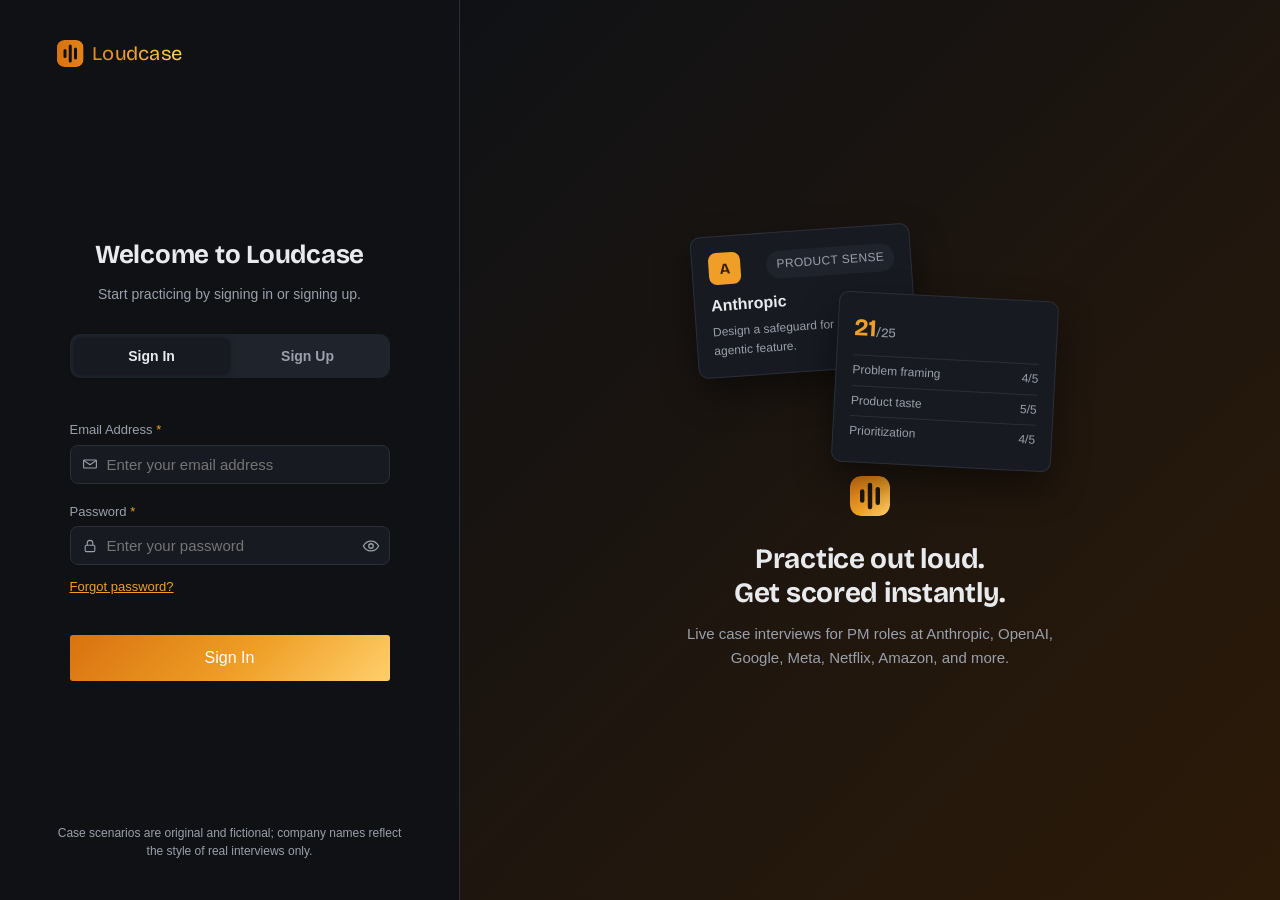
<file: web/login.html>
<!DOCTYPE html>
<html lang="en">
<head>
<meta charset="UTF-8">
<meta name="viewport" content="width=device-width, initial-scale=1.0">
<title>Log in — Loudcase</title>
<link rel="icon" type="image/svg+xml" href="favicon.svg">
<link rel="preconnect" href="https://fonts.googleapis.com">
<link rel="preconnect" href="https://fonts.gstatic.com" crossorigin>
<link href="https://fonts.googleapis.com/css2?family=Bricolage+Grotesque:wght@400;700&display=swap" rel="stylesheet">
<link rel="stylesheet" href="styles.css?v=202611142235">
</head>
<body>
<div class="auth-split">

  <div class="auth-form-panel">
    <a href="index.html" class="brand" aria-label="Loudcase">
      <svg width="129" height="27" viewBox="0 0 170 36" aria-hidden="true">
        <defs>
          <linearGradient id="logoGradNav" x1="0" y1="18" x2="170" y2="18" gradientUnits="userSpaceOnUse">
            <stop offset="0%" stop-color="#d9720f"/>
            <stop offset="55%" stop-color="#ef9f27"/>
            <stop offset="100%" stop-color="#ffcf6b"/>
          </linearGradient>
          <mask id="logoGradNavMask" maskUnits="userSpaceOnUse" x="0" y="0" width="36" height="36">
            <rect width="36" height="36" rx="10" fill="#ffffff"/>
            <rect x="9" y="12" width="4" height="12" rx="2" fill="#000000"/>
            <rect x="16" y="6" width="4" height="24" rx="2" fill="#000000"/>
            <rect x="23" y="10" width="4" height="16" rx="2" fill="#000000"/>
          </mask>
        </defs>
        <rect width="36" height="36" rx="10" fill="url(#logoGradNav)" mask="url(#logoGradNavMask)"/>
        <text x="47" y="18" dominant-baseline="central" text-anchor="start" font-family="Bricolage Grotesque, sans-serif" font-weight="400" font-size="26" textLength="120" lengthAdjust="spacingAndGlyphs" fill="url(#logoGradNav)">Loudcase</text>
      </svg>
    </a>

    <div class="auth-form-inner">
      <h1>Welcome to Loudcase</h1>
      <p class="auth-subtitle">Start practicing by signing in or signing up.</p>

      <div class="auth-tabs">
        <button type="button" class="auth-tab active" id="tab-signin">Sign In</button>
        <button type="button" class="auth-tab" id="tab-signup">Sign Up</button>
      </div>

      <div id="google-signin" style="display:none;">
        <div id="google-signin-btn" class="google-signin-btn"></div>
        <p class="auth-error" id="google-error-msg" style="display:none;"></p>
        <div class="auth-divider"><span>or</span></div>
      </div>

      <form id="auth-form">
        <label for="email">Email Address <span class="req">*</span></label>
        <div class="input-icon-wrap">
          <svg class="input-icon" viewBox="0 0 20 20" fill="none" xmlns="http://www.w3.org/2000/svg">
            <path d="M3 5h14a1 1 0 011 1v8a1 1 0 01-1 1H3a1 1 0 01-1-1V6a1 1 0 011-1z" stroke="currentColor" stroke-width="1.4"/>
            <path d="M2.5 5.8L10 11l7.5-5.2" stroke="currentColor" stroke-width="1.4" stroke-linecap="round" stroke-linejoin="round"/>
          </svg>
          <input type="email" id="email" placeholder="Enter your email address" required autocomplete="email">
        </div>

        <label for="password">Password <span class="req">*</span></label>
        <div class="input-icon-wrap">
          <svg class="input-icon" viewBox="0 0 20 20" fill="none" xmlns="http://www.w3.org/2000/svg">
            <rect x="4" y="9" width="12" height="8" rx="1.5" stroke="currentColor" stroke-width="1.4"/>
            <path d="M6.5 9V6.5a3.5 3.5 0 017 0V9" stroke="currentColor" stroke-width="1.4"/>
          </svg>
          <input type="password" id="password" placeholder="Enter your password" required autocomplete="current-password" minlength="8">
          <button type="button" class="input-icon-btn" id="toggle-password" aria-label="Show password">
            <svg viewBox="0 0 20 20" fill="none" xmlns="http://www.w3.org/2000/svg">
              <path d="M1.5 10S4.5 4.5 10 4.5 18.5 10 18.5 10 15.5 15.5 10 15.5 1.5 10 1.5 10z" stroke="currentColor" stroke-width="1.4"/>
              <circle cx="10" cy="10" r="2.5" stroke="currentColor" stroke-width="1.4"/>
            </svg>
          </button>
        </div>
        <p class="hint" id="password-hint" style="display:none;">At least 8 characters.</p>
        <p class="hint" id="forgot-password-hint"><a href="forgot-password.html">Forgot password?</a></p>

        <p class="auth-error" id="error-msg" style="display:none;"></p>

        <button type="submit" class="btn" id="submit-btn">Sign In</button>
      </form>
    </div>

    <p class="auth-footer">Case scenarios are original and fictional; company names reflect the style of real interviews only.</p>
  </div>

  <div class="auth-visual-panel">
    <div class="auth-visual-inner">
      <div class="mock-stack">
        <div class="mock-card mock-case">
          <div class="case-card-head">
            <span class="case-icon" aria-hidden="true">A</span>
            <span class="badge">Product Sense</span>
          </div>
          <h3>Anthropic</h3>
          <p>Design a safeguard for a new agentic feature.</p>
        </div>
        <div class="mock-card mock-scorecard">
          <div class="mock-scorecard-score">21<span>/25</span></div>
          <div class="mock-scorecard-row"><span>Problem framing</span><span>4/5</span></div>
          <div class="mock-scorecard-row"><span>Product taste</span><span>5/5</span></div>
          <div class="mock-scorecard-row"><span>Prioritization</span><span>4/5</span></div>
        </div>
      </div>

      <svg width="40" height="40" viewBox="0 0 36 36" aria-hidden="true" style="margin:0 auto;">
        <defs>
          <linearGradient id="logoGradVisual" x1="0" y1="0" x2="36" y2="36" gradientUnits="userSpaceOnUse">
            <stop offset="0%" stop-color="#d9720f"/>
            <stop offset="55%" stop-color="#ef9f27"/>
            <stop offset="100%" stop-color="#ffcf6b"/>
          </linearGradient>
          <mask id="logoGradVisualMask" maskUnits="userSpaceOnUse" x="0" y="0" width="36" height="36">
      <rect width="36" height="36" rx="10" fill="#ffffff"/>
      <rect x="9" y="12" width="4" height="12" rx="2" fill="#000000"/>
      <rect x="16" y="6" width="4" height="24" rx="2" fill="#000000"/>
      <rect x="23" y="10" width="4" height="16" rx="2" fill="#000000"/>
    </mask>
  </defs>
  <rect width="36" height="36" rx="10" fill="url(#logoGradVisual)" mask="url(#logoGradVisualMask)"/>
      </svg>
      <h2>Practice out loud.<br>Get scored instantly.</h2>
      <p>Live case interviews for PM roles at Anthropic, OpenAI, Google, Meta, Netflix, Amazon, and more.</p>
    </div>
  </div>

</div>

<script src="config.js?v=202611142235"></script>
<script>
  const tabSignin = document.getElementById("tab-signin");
  const tabSignup = document.getElementById("tab-signup");
  const form = document.getElementById("auth-form");
  const submitBtn = document.getElementById("submit-btn");
  const passwordHint = document.getElementById("password-hint");
  const forgotPasswordHint = document.getElementById("forgot-password-hint");
  const passwordField = document.getElementById("password");
  const errorMsg = document.getElementById("error-msg");
  let mode = "signin";

  function setMode(next) {
    mode = next;
    tabSignin.classList.toggle("active", mode === "signin");
    tabSignup.classList.toggle("active", mode === "signup");
    submitBtn.textContent = mode === "signin" ? "Sign In" : "Create Account";
    passwordHint.style.display = mode === "signup" ? "block" : "none";
    forgotPasswordHint.style.display = mode === "signin" ? "block" : "none";
    passwordField.setAttribute("autocomplete", mode === "signin" ? "current-password" : "new-password");
    errorMsg.style.display = "none";
  }
  tabSignin.addEventListener("click", () => setMode("signin"));
  tabSignup.addEventListener("click", () => setMode("signup"));
  setMode(new URLSearchParams(window.location.search).get("tab") === "signup" ? "signup" : "signin");

  document.getElementById("toggle-password").addEventListener("click", () => {
    passwordField.type = passwordField.type === "password" ? "text" : "password";
  });

  form.addEventListener("submit", async (e) => {
    e.preventDefault();
    const email = document.getElementById("email").value;
    const password = passwordField.value;
    errorMsg.style.display = "none";
    const endpoint = mode === "signin" ? "/auth/login" : "/auth/signup";

    try {
      const res = await fetch(`${CONFIG.backendUrl}${endpoint}`, {
        method: "POST",
        headers: { "Content-Type": "application/json" },
        body: JSON.stringify({ email, password }),
      });
      const data = await res.json();
      if (!res.ok) {
        errorMsg.textContent = data.detail || "Something went wrong.";
        errorMsg.style.display = "block";
        return;
      }
      finishLogin(data);
    } catch (err) {
      errorMsg.textContent = `Request failed: ${err}`;
      errorMsg.style.display = "block";
    }
  });

  function finishLogin(data) {
    localStorage.setItem("loudcase_token", data.token);
    localStorage.setItem("loudcase_email", data.email);
    const next = new URLSearchParams(window.location.search).get("next");
    window.location.href = next || "practice.html";
  }

  // ---- Google sign-in ----
  // Works for both Sign In and Sign Up: the backend creates the account on
  // first use. The button only appears when a client ID is configured here
  // AND the backend reports it can verify Google tokens.
  const googleBox = document.getElementById("google-signin");
  const googleError = document.getElementById("google-error-msg");

  async function handleGoogleCredential(response) {
    googleError.style.display = "none";
    try {
      const res = await fetch(`${CONFIG.backendUrl}/auth/google`, {
        method: "POST",
        headers: { "Content-Type": "application/json" },
        body: JSON.stringify({ credential: response.credential }),
      });
      const data = await res.json();
      if (!res.ok) {
        googleError.textContent = data.detail || "Google sign-in failed. Please try again.";
        googleError.style.display = "block";
        return;
      }
      finishLogin(data);
    } catch (err) {
      googleError.textContent = "Google sign-in failed. Please try again.";
      googleError.style.display = "block";
    }
  }

  async function initGoogleSignIn() {
    if (!CONFIG.googleClientId) return;
    try {
      const res = await fetch(`${CONFIG.backendUrl}/auth/config`);
      const cfg = await res.json();
      if (!cfg.google_enabled) return;
    } catch (_) {
      return;
    }
    const script = document.createElement("script");
    script.src = "https://accounts.google.com/gsi/client";
    script.async = true;
    script.onload = () => {
      google.accounts.id.initialize({
        client_id: CONFIG.googleClientId,
        callback: handleGoogleCredential,
      });
      googleBox.style.display = "block";
      const btn = document.getElementById("google-signin-btn");
      google.accounts.id.renderButton(btn, {
        theme: "filled_black",
        size: "large",
        shape: "pill",
        text: "continue_with",
        locale: "en",
        width: Math.min(btn.clientWidth || 400, 400),
      });
    };
    document.head.appendChild(script);
  }
  initGoogleSignIn();
</script>
</body>
</html>
</file>
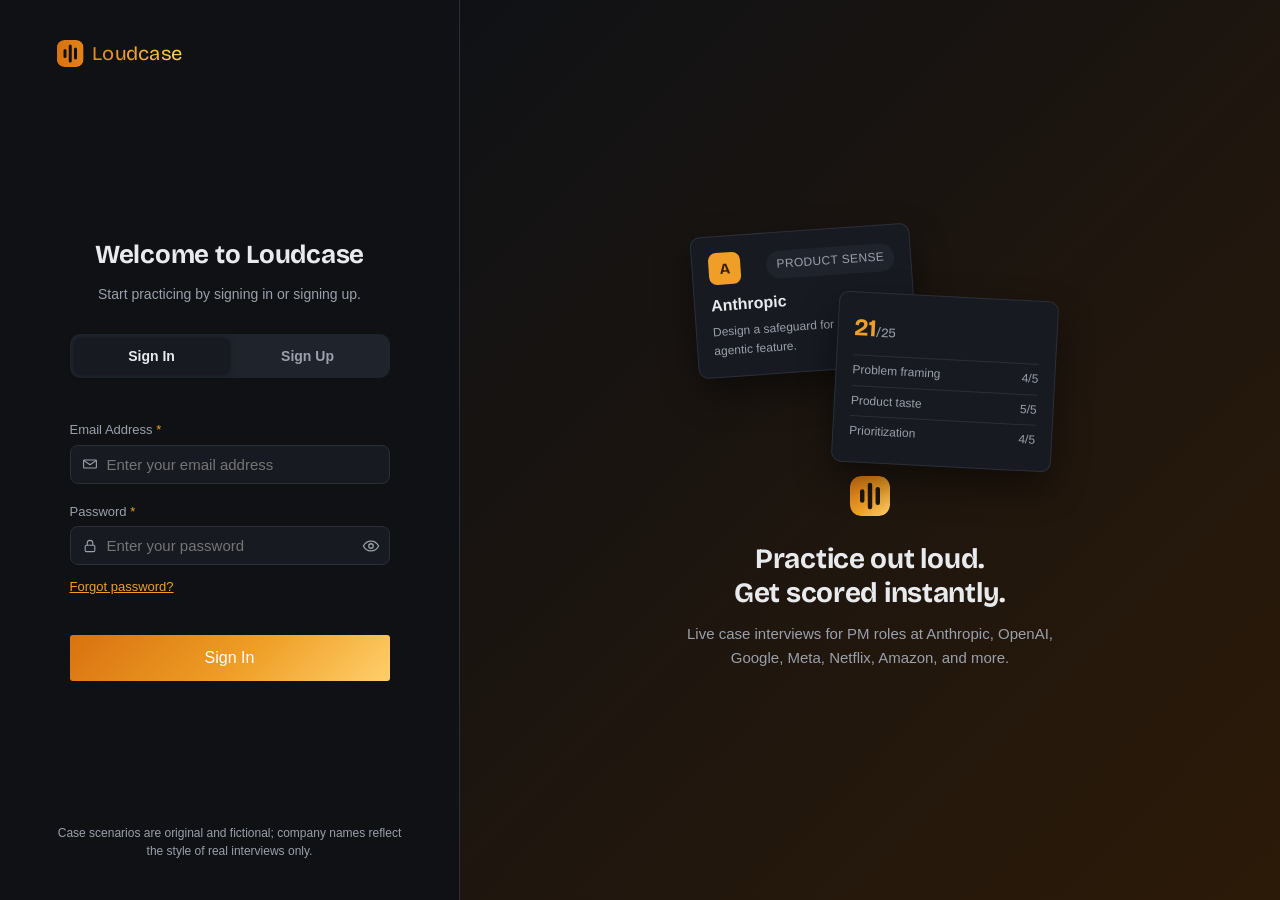
<file: web/practice.html>
<!DOCTYPE html>
<html lang="en">
<head>
<meta charset="UTF-8">
<meta name="viewport" content="width=device-width, initial-scale=1.0">
<title>Choose a live case — Loudcase</title>
<link rel="icon" type="image/svg+xml" href="favicon.svg">
<link rel="preconnect" href="https://fonts.googleapis.com">
<link rel="preconnect" href="https://fonts.gstatic.com" crossorigin>
<link href="https://fonts.googleapis.com/css2?family=Bricolage+Grotesque:wght@400;700&display=swap" rel="stylesheet">
<link rel="stylesheet" href="styles.css?v=202611142235">
</head>
<body>
<nav>
  <a href="index.html" class="brand" aria-label="Loudcase">
      <svg width="129" height="27" viewBox="0 0 170 36" aria-hidden="true">
        <defs>
          <linearGradient id="logoGrad" x1="0" y1="18" x2="170" y2="18" gradientUnits="userSpaceOnUse">
            <stop offset="0%" stop-color="#d9720f"/>
            <stop offset="55%" stop-color="#ef9f27"/>
            <stop offset="100%" stop-color="#ffcf6b"/>
          </linearGradient>
          <mask id="logoGradMask" maskUnits="userSpaceOnUse" x="0" y="0" width="36" height="36">
            <rect width="36" height="36" rx="10" fill="#ffffff"/>
            <rect x="9" y="12" width="4" height="12" rx="2" fill="#000000"/>
            <rect x="16" y="6" width="4" height="24" rx="2" fill="#000000"/>
            <rect x="23" y="10" width="4" height="16" rx="2" fill="#000000"/>
          </mask>
        </defs>
        <rect width="36" height="36" rx="10" fill="url(#logoGrad)" mask="url(#logoGradMask)"/>
        <text x="47" y="18" dominant-baseline="central" text-anchor="start" font-family="Bricolage Grotesque, sans-serif" font-weight="400" font-size="26" textLength="120" lengthAdjust="spacingAndGlyphs" fill="url(#logoGrad)">Loudcase</text>
      </svg>
    </a>
  <button type="button" class="nav-burger" id="nav-burger" aria-label="Menu" aria-expanded="false" aria-controls="nav-menu">
    <span></span><span></span><span></span>
  </button>
  <div class="nav-menu" id="nav-menu">
    <div class="nav-links">
      <span style="color: var(--text); font-size:14px; font-weight:600; text-decoration:underline; text-decoration-thickness:2px; text-underline-offset:7px;">Live cases</span>
      <a href="history.html" style="color: var(--text-muted); text-decoration:none; font-size:14px;">My interviews</a>
    </div>
    <div class="nav-actions">
      <button type="button" id="feedback-fab" style="background:none; border:1px solid var(--accent); color: var(--accent); font-size:14px; font-family:inherit; cursor:pointer; padding:6px 14px; border-radius:999px;">Feedback?</button>
      <span id="nav-email" style="color: var(--text-muted); font-size: 14px;"></span>
      <a href="#" id="logout-link" class="btn secondary" style="padding:8px 16px;font-size:14px;">Log out</a>
    </div>
  </div>
</nav>

<div class="wrap wrap-wide">
  <h1>Choose a company</h1>
  <p style="color: var(--text-muted)">Each company has 5 live cases, one for each core PM skill. Pick one to see its cases.</p>

  <div class="company-grid" id="company-grid"></div>
</div>

<script src="config.js?v=202611142235"></script>
<script src="catalog.js?v=202611142235"></script>
<script src="auth.js?v=202611142235"></script>
<script>
  if (!requireLogin()) {
    // requireLogin() already redirected to login.html
  } else {
  wireAccountNav();
  const grid = document.getElementById("company-grid");
  companiesFromConfig().forEach((co) => {
    const tile = document.createElement("a");
    tile.className = "company-tile";
    tile.href = companyUrl(co.name);
    tile.innerHTML = `
      <div class="company-tile-head">
        ${companyIconHtml(co.name)}
        <div>
          <h3>${escapeHtml(co.name)}</h3>
          <p>${escapeHtml(co.tagline)}</p>
        </div>
      </div>
      <div class="company-tile-foot">
        <span>${co.cases.length} ${co.cases.length === 1 ? "case" : "cases"}</span>
        <span class="company-tile-cta">View cases <span aria-hidden="true">&rarr;</span></span>
      </div>
    `;
    grid.appendChild(tile);
  });
  }
</script>

<div class="modal-overlay" id="product-feedback-modal" style="display:none;">
  <div class="modal-card">
    <button type="button" class="modal-close" id="product-feedback-close-btn" aria-label="Close">&times;</button>
    <h2>Send us feedback</h2>
    <form class="feedback-form" id="product-feedback-form">
      <textarea id="product-feedback-text" placeholder="Type your feedback here..." required></textarea>
      <div style="display:flex; align-items:center; justify-content:space-between; gap:16px; margin-top:16px;">
        <span class="hint" id="product-feedback-status">We read all the submissions carefully :)</span>
        <button type="submit" class="btn" id="product-feedback-submit"><span class="btn-shine">Submit</span></button>
      </div>
    </form>
  </div>
</div>
<script>
(function () {
  const fab = document.getElementById("feedback-fab");
  const modal = document.getElementById("product-feedback-modal");
  const form = document.getElementById("product-feedback-form");
  const textarea = document.getElementById("product-feedback-text");
  const submitBtn = document.getElementById("product-feedback-submit");
  const status = document.getElementById("product-feedback-status");
  const FEEDBACK_DEFAULT_STATUS = "We read all the submissions carefully :)";

  function openFeedbackModal() {
    status.textContent = FEEDBACK_DEFAULT_STATUS;
    textarea.value = "";
    modal.style.display = "flex";
    textarea.focus();
  }
  function closeFeedbackModal() {
    modal.style.display = "none";
  }

  fab.addEventListener("click", openFeedbackModal);
  document.getElementById("product-feedback-close-btn").addEventListener("click", closeFeedbackModal);
  modal.addEventListener("click", (e) => {
    if (e.target === modal) closeFeedbackModal();
  });
  document.addEventListener("keydown", (e) => {
    if (e.key === "Escape" && modal.style.display === "flex") closeFeedbackModal();
  });

  form.addEventListener("submit", async (e) => {
    e.preventDefault();
    const message = textarea.value.trim();
    if (!message) return;
    submitBtn.disabled = true;
    status.textContent = "Sending...";
    try {
      const res = await fetch(`${CONFIG.backendUrl}/feedback`, {
        method: "POST",
        headers: { "Content-Type": "application/json", ...authHeader() },
        body: JSON.stringify({ message, page: window.location.pathname.split("/").pop() }),
      });
      if (res.status === 401) {
        status.textContent = "Please log in again to send feedback.";
        submitBtn.disabled = false;
        return;
      }
      if (!res.ok) {
        const data = await res.json().catch(() => ({}));
        status.textContent = data.detail || "Something went wrong sending your feedback.";
        submitBtn.disabled = false;
        return;
      }
      status.textContent = "Thanks, we got it!";
      submitBtn.disabled = false;
      setTimeout(closeFeedbackModal, 1200);
    } catch (err) {
      status.textContent = "Something went wrong. Please try again.";
      submitBtn.disabled = false;
    }
  });
})();
</script>
<script>
  // Cursor-tracking spotlight for .btn (not .btn.secondary), matching
  // pomelo.la's actual button hover effect (see styles.css for the full
  // explanation -- their "duplicate text" DOM layer is same-color,
  // same-position, and functionally invisible; this spotlight is the
  // effect that's actually visible). Appends a .btn-spotlight overlay and
  // keeps its --x/--y CSS vars updated on mousemove; safe to call more
  // than once since already-enhanced elements are skipped.
  function enhanceButtonSpotlight(btn) {
    if (btn.dataset.spotlightEnhanced) return;
    btn.dataset.spotlightEnhanced = "true";
    const spot = document.createElement("span");
    spot.className = "btn-spotlight";
    spot.setAttribute("aria-hidden", "true");
    btn.appendChild(spot);
    btn.addEventListener("mousemove", (e) => {
      const rect = btn.getBoundingClientRect();
      spot.style.setProperty("--x", `${e.clientX - rect.left}px`);
      spot.style.setProperty("--y", `${e.clientY - rect.top}px`);
    });
  }
  function enhanceAllButtonSpotlights(root) {
    (root || document).querySelectorAll(".btn:not(.secondary)").forEach(enhanceButtonSpotlight);
  }
  enhanceAllButtonSpotlights();
</script>
</body>
</html>
</file>
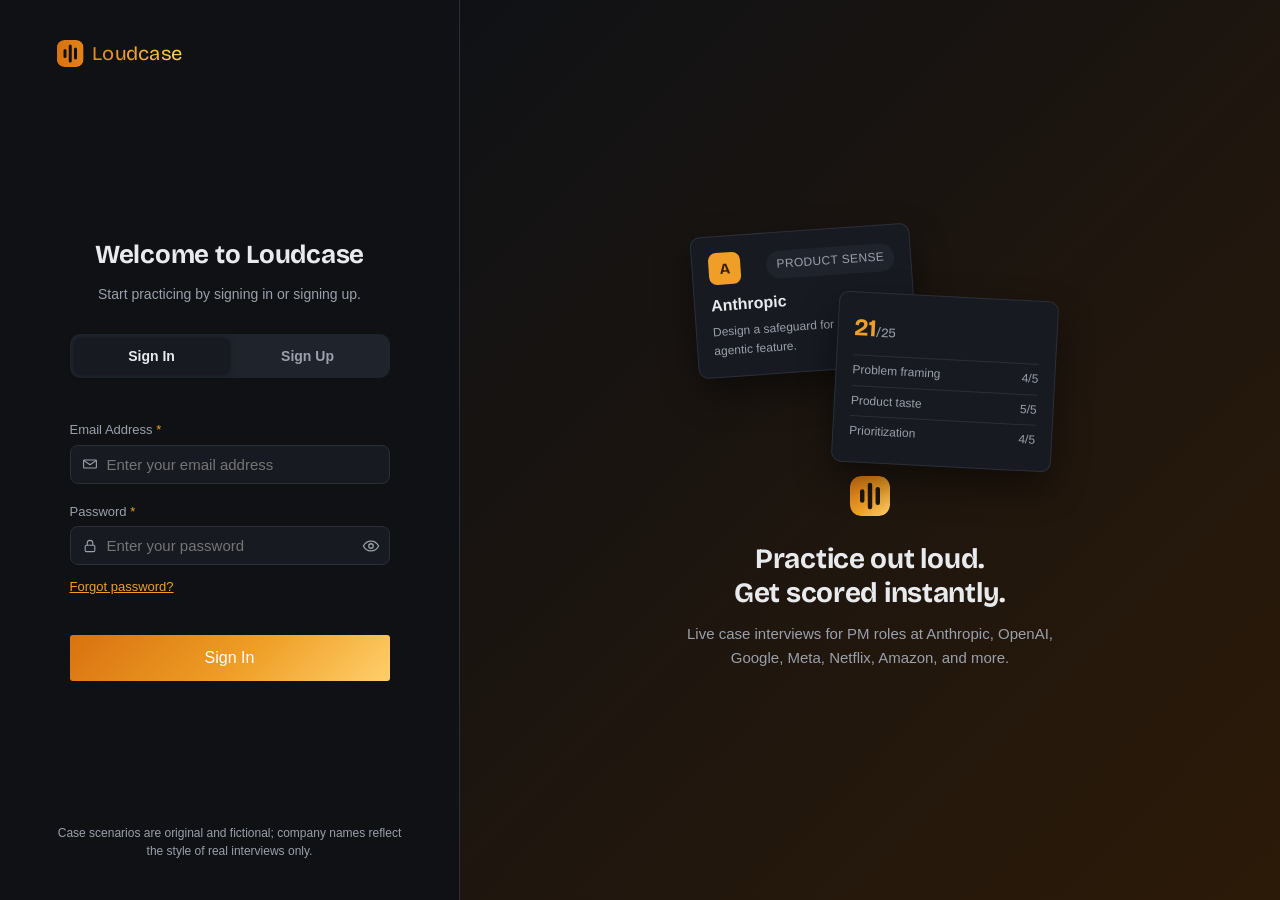
<file: web/premium-success.html>
<!DOCTYPE html>
<html lang="en">
<head>
<meta charset="UTF-8">
<meta name="viewport" content="width=device-width, initial-scale=1.0">
<title>Welcome to Premium — Loudcase</title>
<link rel="icon" type="image/svg+xml" href="favicon.svg">
<link rel="preconnect" href="https://fonts.googleapis.com">
<link rel="preconnect" href="https://fonts.gstatic.com" crossorigin>
<link href="https://fonts.googleapis.com/css2?family=Bricolage+Grotesque:wght@400;700&display=swap" rel="stylesheet">
<link rel="stylesheet" href="styles.css?v=202611142235">
</head>
<body>
<nav>
  <a href="index.html" class="brand" aria-label="Loudcase">
      <svg width="129" height="27" viewBox="0 0 170 36" aria-hidden="true">
        <defs>
          <linearGradient id="logoGrad" x1="0" y1="18" x2="170" y2="18" gradientUnits="userSpaceOnUse">
            <stop offset="0%" stop-color="#d9720f"/>
            <stop offset="55%" stop-color="#ef9f27"/>
            <stop offset="100%" stop-color="#ffcf6b"/>
          </linearGradient>
          <mask id="logoGradMask" maskUnits="userSpaceOnUse" x="0" y="0" width="36" height="36">
            <rect width="36" height="36" rx="10" fill="#ffffff"/>
            <rect x="9" y="12" width="4" height="12" rx="2" fill="#000000"/>
            <rect x="16" y="6" width="4" height="24" rx="2" fill="#000000"/>
            <rect x="23" y="10" width="4" height="16" rx="2" fill="#000000"/>
          </mask>
        </defs>
        <rect width="36" height="36" rx="10" fill="url(#logoGrad)" mask="url(#logoGradMask)"/>
        <text x="47" y="18" dominant-baseline="central" text-anchor="start" font-family="Bricolage Grotesque, sans-serif" font-weight="400" font-size="26" textLength="120" lengthAdjust="spacingAndGlyphs" fill="url(#logoGrad)">Loudcase</text>
      </svg>
    </a>
</nav>

<div class="wrap">
  <div class="auth-card" style="text-align:center; max-width:440px;">
    <h1 id="status-title">Confirming your payment...</h1>
    <p class="auth-subtitle" id="status-body">
      This usually takes just a few seconds.
    </p>
    <a class="btn" href="practice.html" id="continue-btn" style="display:none; width:100%; text-align:center; box-sizing:border-box;">
      <span class="btn-shine">Start practicing</span>
    </a>
  </div>
</div>

<script src="config.js?v=202611142235"></script>
<script src="auth.js?v=202611142235"></script>
<script>
  if (!requireLogin()) {
    throw new Error("redirecting to login");
  }

  const titleEl = document.getElementById("status-title");
  const bodyEl = document.getElementById("status-body");
  const continueBtn = document.getElementById("continue-btn");

  // The Stripe webhook that actually marks the account Premium can arrive
  // a moment after Stripe redirects the browser back here, so poll
  // /billing/status for a few seconds instead of assuming it's done
  // immediately.
  async function checkStatus(attempt) {
    try {
      const res = await fetch(`${CONFIG.backendUrl}/billing/status`, {
        headers: authHeader(),
      });
      if (res.status === 401) {
        logout();
        return;
      }
      const data = await res.json();
      if (data.is_premium) {
        titleEl.textContent = "You're Premium!";
        bodyEl.textContent = "Unlimited interviews, detailed feedback, and your full history are unlocked.";
        continueBtn.style.display = "inline-block";
        return;
      }
    } catch (err) {
      // fall through to retry
    }

    if (attempt >= 20) {
      titleEl.textContent = "Still confirming...";
      bodyEl.textContent = "Your payment went through, but activation is taking longer than expected. "
        + "Refresh this page in a minute, or reach out if it doesn't update.";
      continueBtn.style.display = "inline-block";
      return;
    }
    setTimeout(() => checkStatus(attempt + 1), 2000);
  }

  checkStatus(0);
</script>
<script>
  // Cursor-tracking spotlight for .btn (not .btn.secondary), matching
  // pomelo.la's actual button hover effect (see styles.css for the full
  // explanation -- their "duplicate text" DOM layer is same-color,
  // same-position, and functionally invisible; this spotlight is the
  // effect that's actually visible). Appends a .btn-spotlight overlay and
  // keeps its --x/--y CSS vars updated on mousemove; safe to call more
  // than once since already-enhanced elements are skipped.
  function enhanceButtonSpotlight(btn) {
    if (btn.dataset.spotlightEnhanced) return;
    btn.dataset.spotlightEnhanced = "true";
    const spot = document.createElement("span");
    spot.className = "btn-spotlight";
    spot.setAttribute("aria-hidden", "true");
    btn.appendChild(spot);
    btn.addEventListener("mousemove", (e) => {
      const rect = btn.getBoundingClientRect();
      spot.style.setProperty("--x", `${e.clientX - rect.left}px`);
      spot.style.setProperty("--y", `${e.clientY - rect.top}px`);
    });
  }
  function enhanceAllButtonSpotlights(root) {
    (root || document).querySelectorAll(".btn:not(.secondary)").forEach(enhanceButtonSpotlight);
  }
  enhanceAllButtonSpotlights();
</script>
</body>
</html>
</file>
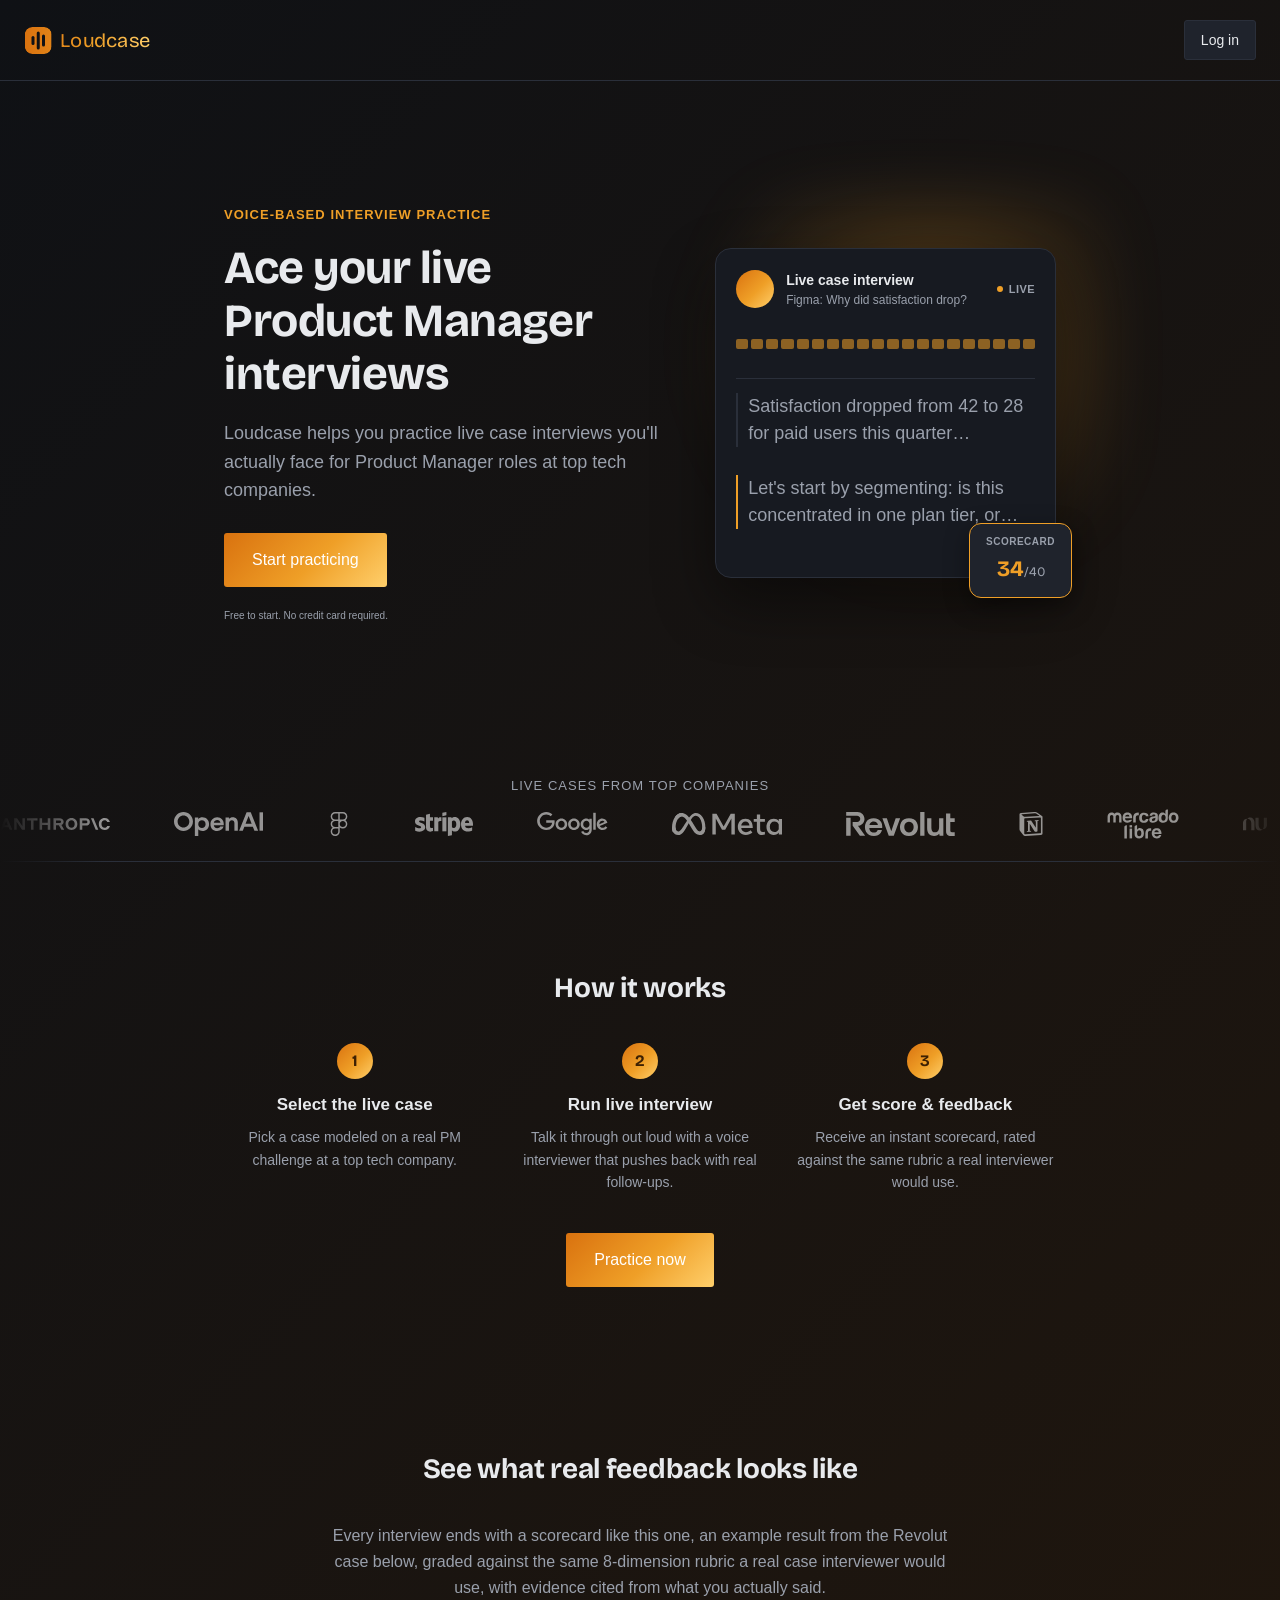
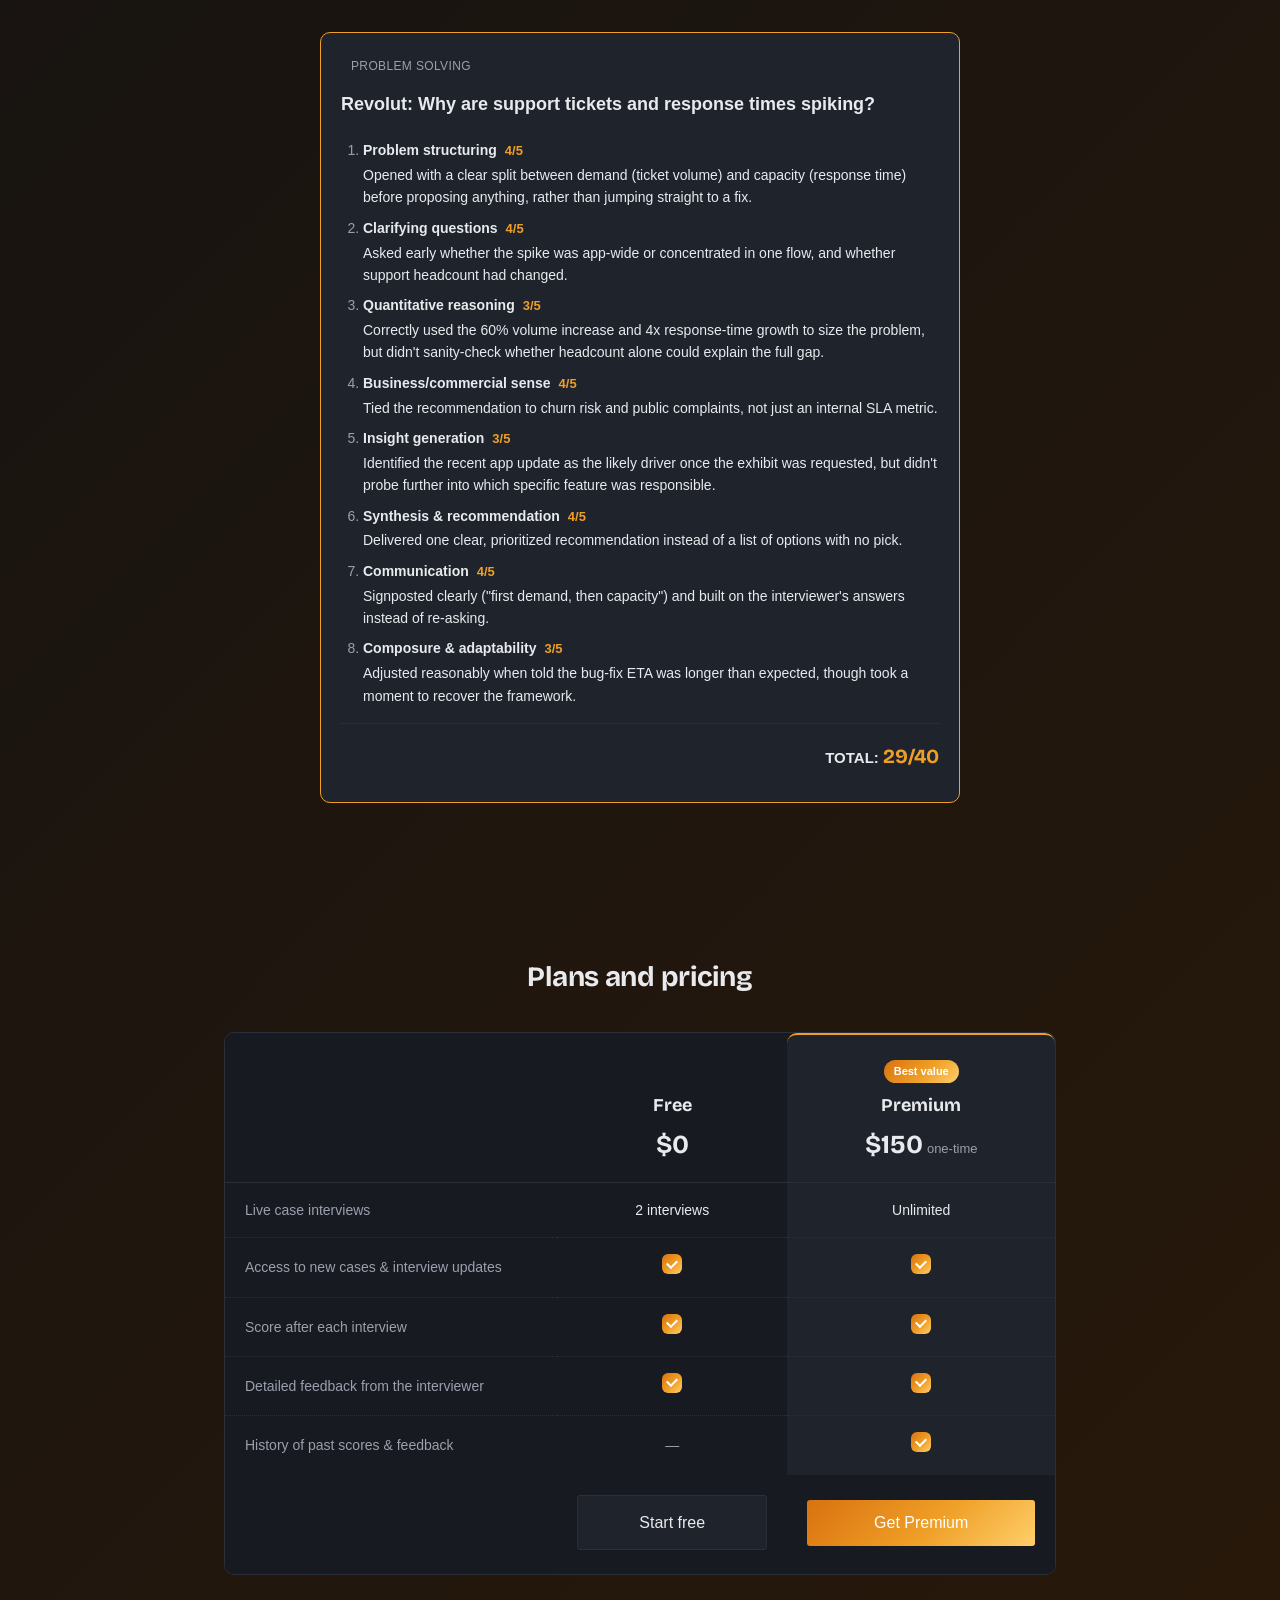
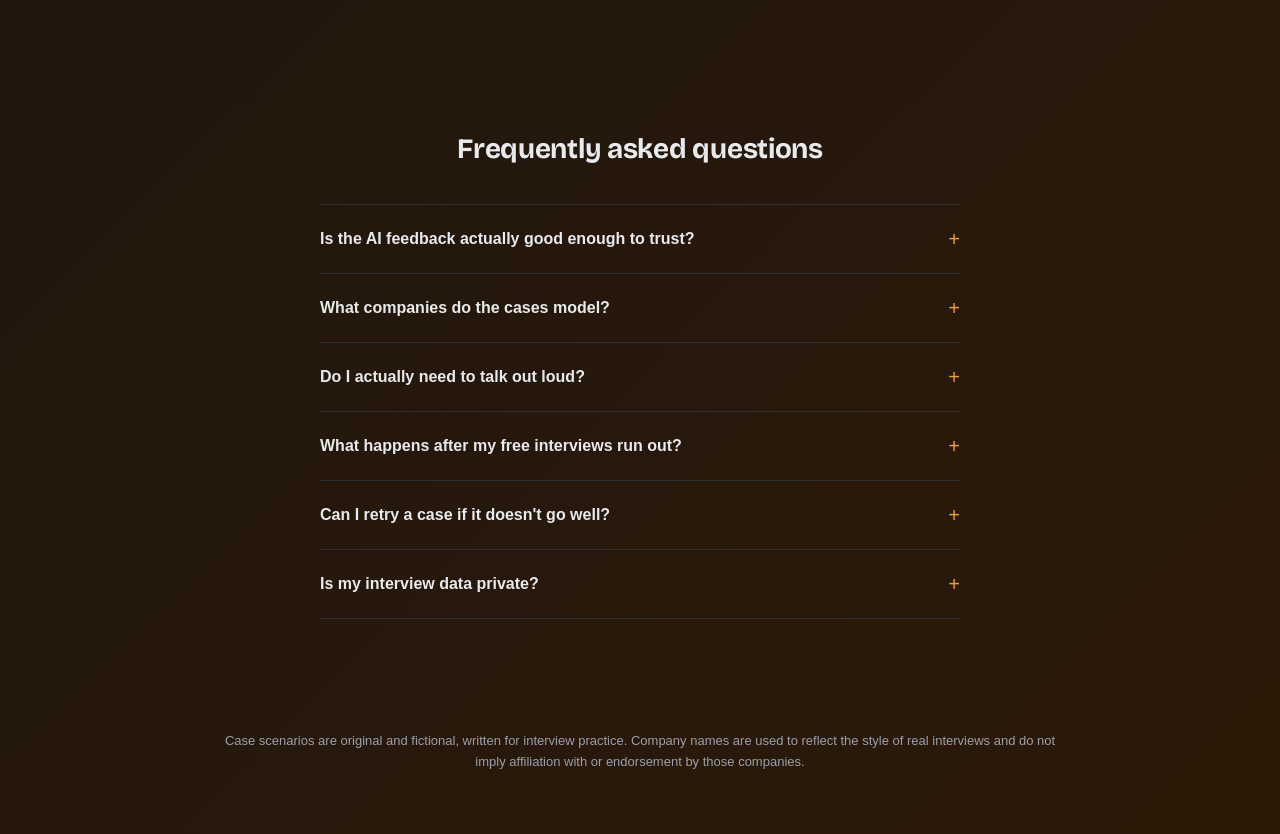
<file: web/pricing.html>
<!DOCTYPE html>
<html lang="en">
<head>
<meta charset="UTF-8">
<meta http-equiv="refresh" content="0; url=index.html#pricing">
<title>Plans and pricing — Loudcase</title>
</head>
<body>
<!-- Pricing now lives on the home page, below "How it works". -->
<p>Redirecting to <a href="index.html#pricing">Plans and pricing</a>...</p>
</body>
</html>
</file>
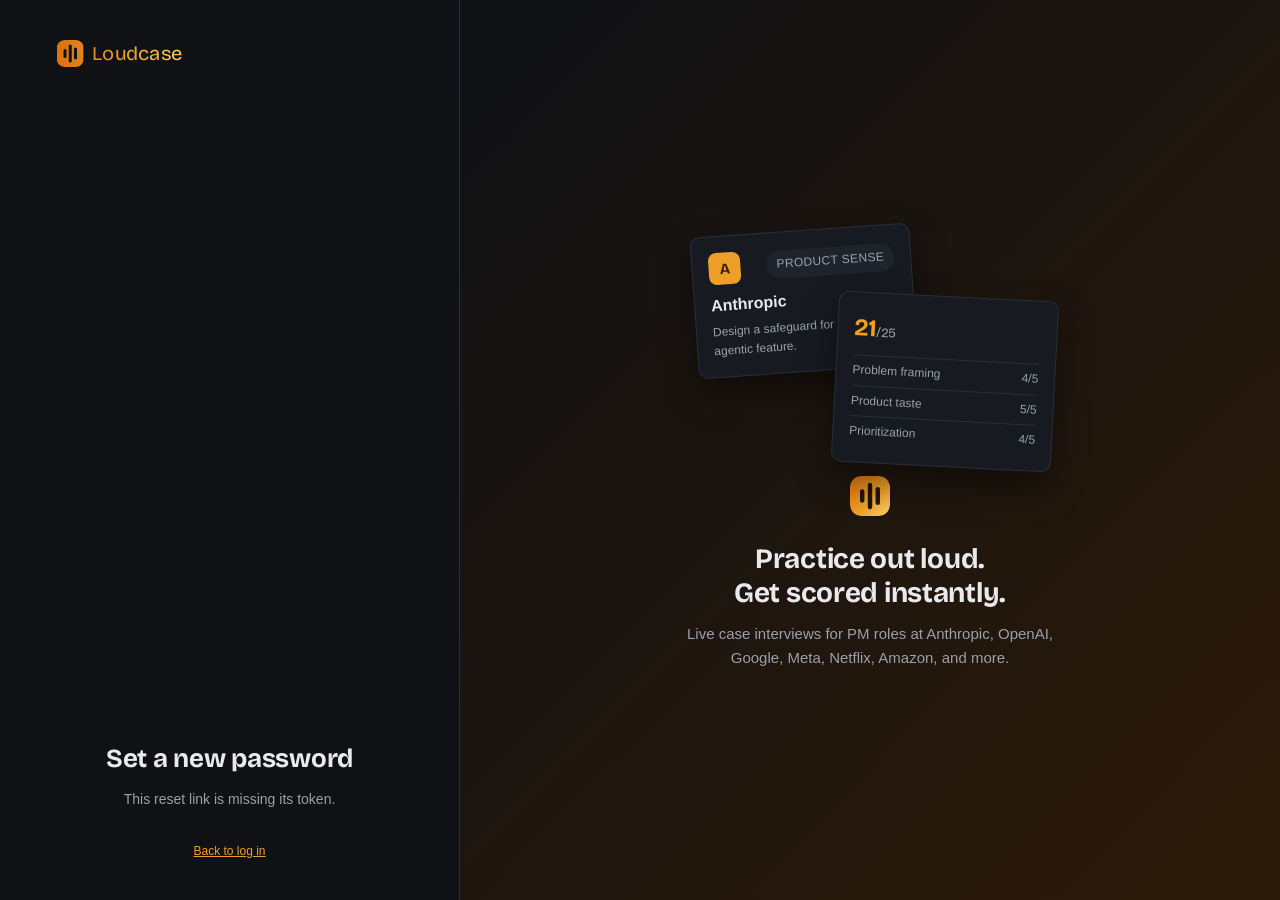
<file: web/reset-password.html>
<!DOCTYPE html>
<html lang="en">
<head>
<meta charset="UTF-8">
<meta name="viewport" content="width=device-width, initial-scale=1.0">
<title>Set a new password — Loudcase</title>
<link rel="icon" type="image/svg+xml" href="favicon.svg">
<link rel="preconnect" href="https://fonts.googleapis.com">
<link rel="preconnect" href="https://fonts.gstatic.com" crossorigin>
<link href="https://fonts.googleapis.com/css2?family=Bricolage+Grotesque:wght@400;700&display=swap" rel="stylesheet">
<link rel="stylesheet" href="styles.css?v=202611142235">
</head>
<body>
<div class="auth-split">

  <div class="auth-form-panel">
    <a href="index.html" class="brand" aria-label="Loudcase">
      <svg width="129" height="27" viewBox="0 0 170 36" aria-hidden="true">
        <defs>
          <linearGradient id="logoGradNav" x1="0" y1="18" x2="170" y2="18" gradientUnits="userSpaceOnUse">
            <stop offset="0%" stop-color="#d9720f"/>
            <stop offset="55%" stop-color="#ef9f27"/>
            <stop offset="100%" stop-color="#ffcf6b"/>
          </linearGradient>
          <mask id="logoGradNavMask" maskUnits="userSpaceOnUse" x="0" y="0" width="36" height="36">
            <rect width="36" height="36" rx="10" fill="#ffffff"/>
            <rect x="9" y="12" width="4" height="12" rx="2" fill="#000000"/>
            <rect x="16" y="6" width="4" height="24" rx="2" fill="#000000"/>
            <rect x="23" y="10" width="4" height="16" rx="2" fill="#000000"/>
          </mask>
        </defs>
        <rect width="36" height="36" rx="10" fill="url(#logoGradNav)" mask="url(#logoGradNavMask)"/>
        <text x="47" y="18" dominant-baseline="central" text-anchor="start" font-family="Bricolage Grotesque, sans-serif" font-weight="400" font-size="26" textLength="120" lengthAdjust="spacingAndGlyphs" fill="url(#logoGradNav)">Loudcase</text>
      </svg>
    </a>

    <div class="auth-form-inner">
      <h1>Set a new password</h1>
      <p class="auth-subtitle" id="subtitle">Choose a new password for your account.</p>

      <form id="reset-form">
        <label for="password">New Password <span class="req">*</span></label>
        <div class="input-icon-wrap">
          <svg class="input-icon" viewBox="0 0 20 20" fill="none" xmlns="http://www.w3.org/2000/svg">
            <rect x="4" y="9" width="12" height="8" rx="1.5" stroke="currentColor" stroke-width="1.4"/>
            <path d="M6.5 9V6.5a3.5 3.5 0 017 0V9" stroke="currentColor" stroke-width="1.4"/>
          </svg>
          <input type="password" id="password" placeholder="Enter a new password" required autocomplete="new-password" minlength="8">
          <button type="button" class="input-icon-btn" id="toggle-password" aria-label="Show password">
            <svg viewBox="0 0 20 20" fill="none" xmlns="http://www.w3.org/2000/svg">
              <path d="M1.5 10S4.5 4.5 10 4.5 18.5 10 18.5 10 15.5 15.5 10 15.5 1.5 10 1.5 10z" stroke="currentColor" stroke-width="1.4"/>
              <circle cx="10" cy="10" r="2.5" stroke="currentColor" stroke-width="1.4"/>
            </svg>
          </button>
        </div>
        <p class="hint">At least 8 characters.</p>

        <label for="confirm-password">Confirm Password <span class="req">*</span></label>
        <div class="input-icon-wrap">
          <svg class="input-icon" viewBox="0 0 20 20" fill="none" xmlns="http://www.w3.org/2000/svg">
            <rect x="4" y="9" width="12" height="8" rx="1.5" stroke="currentColor" stroke-width="1.4"/>
            <path d="M6.5 9V6.5a3.5 3.5 0 017 0V9" stroke="currentColor" stroke-width="1.4"/>
          </svg>
          <input type="password" id="confirm-password" placeholder="Re-enter the new password" required autocomplete="new-password" minlength="8">
        </div>

        <p class="auth-error" id="error-msg" style="display:none;"></p>

        <button type="submit" class="btn" id="submit-btn"><span class="btn-shine">Update password</span></button>
      </form>

      <p class="hint" id="success-msg" style="display:none;"></p>

      <p class="auth-footer"><a href="login.html">Back to log in</a></p>
    </div>
  </div>

  <div class="auth-visual-panel">
    <div class="auth-visual-inner">
      <div class="mock-stack">
        <div class="mock-card mock-case">
          <div class="case-card-head">
            <span class="case-icon" aria-hidden="true">A</span>
            <span class="badge">Product Sense</span>
          </div>
          <h3>Anthropic</h3>
          <p>Design a safeguard for a new agentic feature.</p>
        </div>
        <div class="mock-card mock-scorecard">
          <div class="mock-scorecard-score">21<span>/25</span></div>
          <div class="mock-scorecard-row"><span>Problem framing</span><span>4/5</span></div>
          <div class="mock-scorecard-row"><span>Product taste</span><span>5/5</span></div>
          <div class="mock-scorecard-row"><span>Prioritization</span><span>4/5</span></div>
        </div>
      </div>

      <svg width="40" height="40" viewBox="0 0 36 36" aria-hidden="true" style="margin:0 auto;">
        <defs>
          <linearGradient id="logoGradVisual" x1="0" y1="0" x2="36" y2="36" gradientUnits="userSpaceOnUse">
            <stop offset="0%" stop-color="#d9720f"/>
            <stop offset="55%" stop-color="#ef9f27"/>
            <stop offset="100%" stop-color="#ffcf6b"/>
          </linearGradient>
          <mask id="logoGradVisualMask" maskUnits="userSpaceOnUse" x="0" y="0" width="36" height="36">
      <rect width="36" height="36" rx="10" fill="#ffffff"/>
      <rect x="9" y="12" width="4" height="12" rx="2" fill="#000000"/>
      <rect x="16" y="6" width="4" height="24" rx="2" fill="#000000"/>
      <rect x="23" y="10" width="4" height="16" rx="2" fill="#000000"/>
    </mask>
  </defs>
  <rect width="36" height="36" rx="10" fill="url(#logoGradVisual)" mask="url(#logoGradVisualMask)"/>
      </svg>
      <h2>Practice out loud.<br>Get scored instantly.</h2>
      <p>Live case interviews for PM roles at Anthropic, OpenAI, Google, Meta, Netflix, Amazon, and more.</p>
    </div>
  </div>

</div>

<script src="config.js?v=202611142235"></script>
<script>
  const form = document.getElementById("reset-form");
  const submitBtn = document.getElementById("submit-btn");
  const errorMsg = document.getElementById("error-msg");
  const successMsg = document.getElementById("success-msg");
  const passwordField = document.getElementById("password");
  const confirmField = document.getElementById("confirm-password");
  const token = new URLSearchParams(window.location.search).get("token");

  if (!token) {
    form.style.display = "none";
    document.getElementById("subtitle").textContent = "This reset link is missing its token.";
    errorMsg.textContent = "Request a new link from the forgot password page.";
    errorMsg.style.display = "block";
  }

  document.getElementById("toggle-password").addEventListener("click", () => {
    passwordField.type = passwordField.type === "password" ? "text" : "password";
  });

  form.addEventListener("submit", async (e) => {
    e.preventDefault();
    errorMsg.style.display = "none";
    successMsg.style.display = "none";

    if (passwordField.value !== confirmField.value) {
      errorMsg.textContent = "Passwords don't match.";
      errorMsg.style.display = "block";
      return;
    }

    submitBtn.disabled = true;
    try {
      const res = await fetch(`${CONFIG.backendUrl}/auth/reset-password`, {
        method: "POST",
        headers: { "Content-Type": "application/json" },
        body: JSON.stringify({ token, new_password: passwordField.value }),
      });
      const data = await res.json();
      if (!res.ok) {
        errorMsg.textContent = data.detail || "Something went wrong.";
        errorMsg.style.display = "block";
        submitBtn.disabled = false;
        return;
      }
      form.style.display = "none";
      successMsg.textContent = "Your password has been updated. Redirecting to log in...";
      successMsg.style.display = "block";
      setTimeout(() => { window.location.href = "login.html"; }, 1800);
    } catch (err) {
      errorMsg.textContent = "Something went wrong. Refresh the page and try again.";
      errorMsg.style.display = "block";
      submitBtn.disabled = false;
    }
  });
</script>
</body>
</html>
</file>
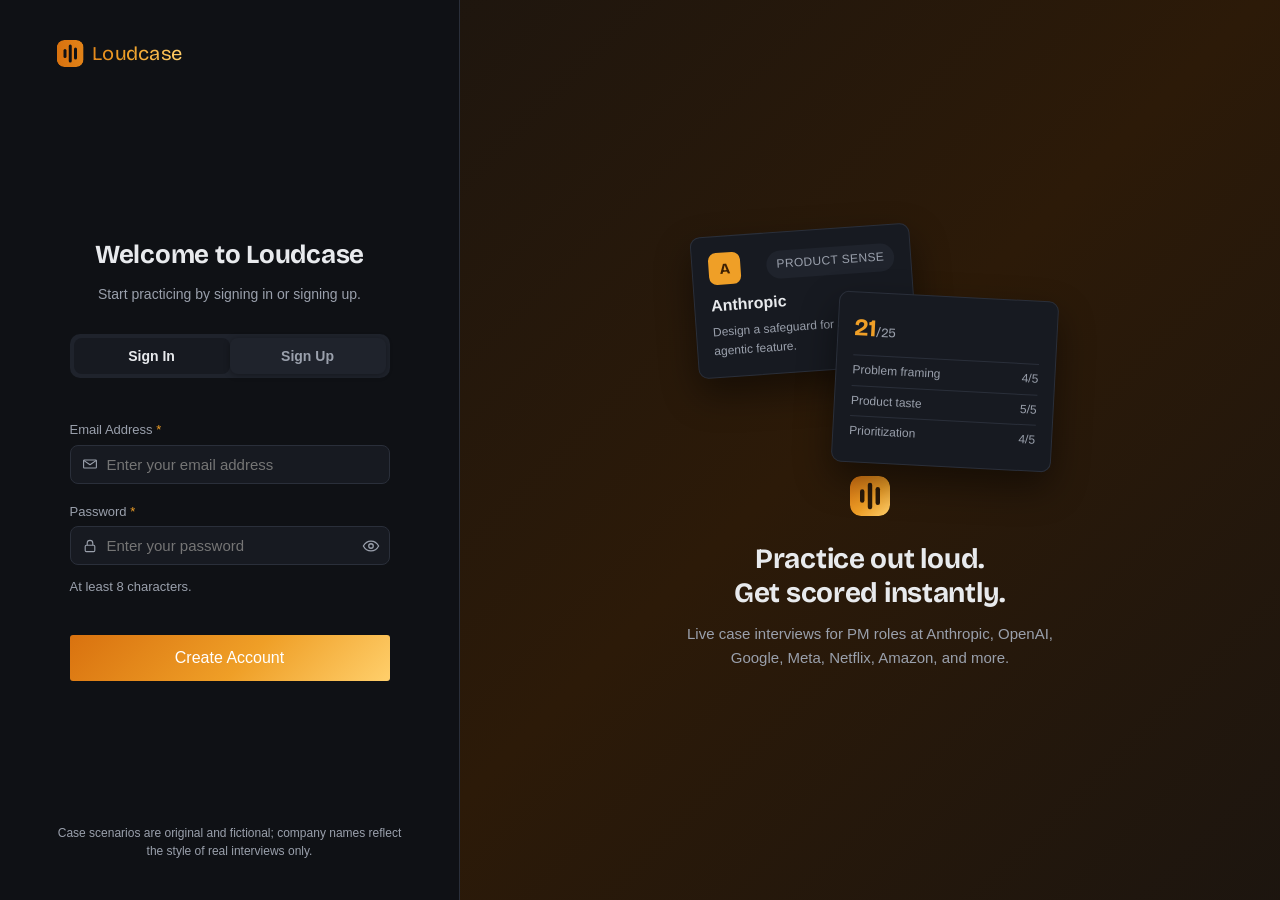
<file: web/signup.html>
<!DOCTYPE html>
<html lang="en">
<head>
<meta charset="UTF-8">
<meta http-equiv="refresh" content="0; url=login.html?tab=signup">
<title>Sign up — Loudcase</title>
</head>
<body>
<!-- Sign up is now a tab on the login page rather than a separate page. -->
<p>Redirecting to <a href="login.html?tab=signup">Sign up</a>...</p>
</body>
</html>
</file>
<file: web/styles.css>
:root {
  --bg: #0f1115;
  --surface: #171a21;
  --surface-2: #1f232c;
  --border: #2a2f3a;
  --text: #e8eaed;
  --text-muted: #9aa0ac;
  /* Loudcase brand accent: warm amber -- reads as voice/energy rather
     than a generic SaaS blue, and doubles as the logomark color. */
  --accent: #ef9f27;
  --accent-text: #3d2003;
  --radius: 10px;
  /* Shared warm gradient used across the CTA buttons, the logomark, and
     the "3 steps" number icons, so those flat-amber elements read as one
     consistent brand treatment instead of a plain flat fill. */
  --accent-gradient: linear-gradient(135deg, #d9720f 0%, #ef9f27 55%, #ffcf6b 100%);
}

* { box-sizing: border-box; }

h1 {
  font-family: "Bricolage Grotesque", -apple-system, BlinkMacSystemFont, "Segoe UI", sans-serif;
  font-weight: 700;
  letter-spacing: -0.01em;
}

body {
  margin: 0;
  font-family: -apple-system, BlinkMacSystemFont, "Segoe UI", sans-serif;
  /* Slow-shifting dark gradient with a warm (amber-adjacent) undertone --
     all stops stay dark enough that --text stays legible everywhere, this
     is depth/atmosphere, not a color change to the page itself. */
  background: linear-gradient(135deg, #0f1115, #2c1a08, #0f1115, #1f1409);
  background-size: 300% 300%;
  animation: bg-drift 10s ease-in-out infinite;
  color: var(--text);
  line-height: 1.6;
}

@keyframes bg-drift {
  0% { background-position: 0% 50%; }
  50% { background-position: 100% 50%; }
  100% { background-position: 0% 50%; }
}

@media (prefers-reduced-motion: reduce) {
  body {
    animation: none;
  }
}

.wrap {
  max-width: 880px;
  margin: 0 auto;
  padding: 48px 24px;
}

nav {
  position: relative;
  display: flex;
  align-items: center;
  justify-content: space-between;
  padding: 20px 24px;
  border-bottom: 1px solid var(--border);
}

nav a {
  color: var(--text);
  text-decoration: none;
  font-weight: 600;
}

/* ---- App nav (logged-in pages: practice/history/session) ----
   .nav-menu wraps .nav-links (page links) and .nav-actions (feedback,
   email, logout) as one flex row on desktop. Below the breakpoint it
   becomes a hidden dropdown panel toggled by .nav-burger, so a long
   email address + feedback pill + logout button can't overflow a phone
   screen the way a plain desktop nav would. See wireAccountNav() in
   auth.js for the toggle logic. */
.nav-menu {
  display: flex;
  align-items: center;
  flex: 1;
  margin-left: 32px;
}

.nav-links {
  display: flex;
  align-items: center;
  gap: 24px;
}

.nav-actions {
  display: flex;
  align-items: center;
  gap: 16px;
  /* Pushes this group to the far right of .nav-menu whether or not
     .nav-links is present before it (session.html has no nav-links, so
     this is the only child -- space-between on the parent would have
     left it flush-left instead of at the edge). */
  margin-left: auto;
}

/* "Premium" pill next to the nav email -- added by wirePremiumBadge() in
   auth.js for Premium accounts only. */
.premium-badge {
  display: inline-block;
  margin-left: 8px;
  padding: 2px 8px;
  border-radius: 999px;
  background: var(--accent-gradient);
  color: var(--accent-text);
  font-size: 11px;
  font-weight: 700;
  letter-spacing: 0.04em;
  text-transform: uppercase;
  line-height: 1.5;
  vertical-align: middle;
  white-space: nowrap;
}

.premium-badge[hidden] {
  display: none;
}

.nav-burger {
  display: none;
  flex-direction: column;
  justify-content: center;
  gap: 5px;
  width: 36px;
  height: 36px;
  padding: 0;
  margin-left: auto;
  background: none;
  border: none;
  cursor: pointer;
}

.nav-burger span {
  display: block;
  height: 2px;
  width: 100%;
  background: var(--text);
  border-radius: 2px;
  transition: transform 0.2s ease, opacity 0.2s ease;
}

.nav-burger[aria-expanded="true"] span:nth-child(1) {
  transform: translateY(7px) rotate(45deg);
}

.nav-burger[aria-expanded="true"] span:nth-child(2) {
  opacity: 0;
}

.nav-burger[aria-expanded="true"] span:nth-child(3) {
  transform: translateY(-7px) rotate(-45deg);
}

@media (max-width: 760px) {
  .nav-burger {
    display: flex;
  }

  .nav-menu {
    display: none;
    position: absolute;
    top: 100%;
    left: 0;
    right: 0;
    /* 100% here resolves against nav's own height (nav is this
       element's positioned containing block), so this is exactly "the
       rest of the viewport below the nav bar" -- covers the full
       screen instead of just wrapping to the menu's content height,
       whatever that happens to be on a given page. */
    height: calc(100vh - 100%);
    overflow-y: auto;
    flex-direction: column;
    align-items: stretch;
    gap: 20px;
    margin-left: 0;
    background: var(--surface);
    padding: 20px 24px 24px;
    z-index: 50;
  }

  .nav-menu.open {
    display: flex;
  }

  /* Locks the page in place behind the full-screen menu -- without this,
     scrolling while the menu is open could bring background content
     into view past the menu's bottom edge. */
  body.nav-menu-open {
    overflow: hidden;
  }

  .nav-links,
  .nav-actions {
    flex-direction: column;
    align-items: flex-start;
    gap: 16px;
    margin-left: 0;
  }

  /* Only when nav-links is actually present before it (practice/history
     have both groups; session.html has only nav-actions, where a
     leading divider would just sit oddly right under the burger). */
  .nav-links + .nav-actions {
    border-top: 1px solid var(--border);
    padding-top: 16px;
  }
}

/* Color set directly on .brand (not just inherited via "nav a") since the
   login page's logo link sits outside a <nav> element -- without this it
   fell back to the browser's default visited-link purple after being
   clicked once. */
.brand,
.brand:visited {
  display: flex;
  align-items: center;
  gap: 10px;
  font-size: 25px;
  font-family: "Bricolage Grotesque", -apple-system, BlinkMacSystemFont, "Segoe UI", sans-serif;
  font-weight: 700;
  letter-spacing: -0.01em;
  color: var(--text);
  text-decoration: none;
}

.brand svg {
  flex-shrink: 0;
}

/* Subtle hover feedback on just the icon shape (the SVG's single <rect>,
   not the "Loudcase" wordmark <text> that follows it). */
.brand svg > rect {
  transition: opacity 0.2s ease;
}

.brand:hover svg > rect {
  opacity: 0.75;
}

.logo-marquee {
  overflow: hidden;
  border-bottom: 1px solid var(--border);
  padding: 4px 0 22px;
  -webkit-mask-image: linear-gradient(90deg, transparent, #000 8%, #000 92%, transparent);
  mask-image: linear-gradient(90deg, transparent, #000 8%, #000 92%, transparent);
}

.logo-track {
  display: flex;
  align-items: center;
  gap: 64px;
  width: max-content;
  /* Moves by exactly one repeated set's worth of width (25% of the total
     4x-repeated track) -- with only 2 copies, wide viewports could scroll
     past the end of copy 2 before copy 1 looped back around, leaving a
     visible empty gap. 4 copies guarantees there's always more than enough
     content off both edges to stay continuous, even on ultra-wide screens. */
  animation: marquee-scroll 52s linear infinite;
}

/* Logos are fetched as-is (whatever colors/fills the source SVG uses)
   and forced to a flat white silhouette with this filter -- brightness(0)
   crushes every visible pixel to black regardless of original fill
   color, invert(1) flips that to white, and the SVG's own transparency
   is preserved throughout. Much more robust than trying to recolor each
   logo's internal path fills by hand. Opacity keeps them at roughly the
   same visual weight the plain-text company names had (color:
   var(--text-muted)) rather than full-brightness white competing with
   the page's actual content. */
.logo-marquee-icon {
  height: 24px;
  width: auto;
  /* Full wordmark logos (e.g. Anthropic's, ~9:1 aspect ratio) would
     otherwise render nearly 5x wider than an icon-only mark at the same
     height, dominating the row -- object-fit: contain lets max-width
     shrink those proportionally (reducing effective height too) instead
     of letting any single logo overwhelm its neighbors. */
  max-width: 110px;
  object-fit: contain;
  flex-shrink: 0;
  filter: brightness(0) invert(1);
  opacity: 0.55;
  transition: opacity 0.2s ease;
}

.logo-marquee-icon:hover {
  opacity: 0.9;
}

/* Wordmark logos read as noticeably smaller than icon-only marks at the
   same height, since most of their box is whitespace either side of
   thin letterforms -- bumped up so it doesn't look like a rendering
   error next to the icon marks. */
.logo-marquee-icon-wide {
  height: 30px;
}

@keyframes marquee-scroll {
  from { transform: translateX(0); }
  to { transform: translateX(-25%); }
}

@media (prefers-reduced-motion: reduce) {
  .logo-track {
    animation: none;
  }
}

.marquee-title-wrap {
  padding-bottom: 0;
}

.marquee-title {
  text-align: center;
  color: var(--text-muted);
  font-size: 13px;
  text-transform: uppercase;
  letter-spacing: 0.08em;
  margin: 0 0 8px;
}

.section-title {
  font-family: "Bricolage Grotesque", -apple-system, BlinkMacSystemFont, "Segoe UI", sans-serif;
  font-weight: 700;
  letter-spacing: -0.01em;
  font-size: 28px;
  text-align: center;
  margin: 56px 0 32px;
}

.steps {
  display: grid;
  grid-template-columns: repeat(3, 1fr);
  gap: 24px;
}

.step {
  text-align: center;
}

.step-number {
  display: inline-flex;
  align-items: center;
  justify-content: center;
  width: 36px;
  height: 36px;
  border-radius: 50%;
  background: var(--accent-gradient);
  color: var(--accent-text);
  font-weight: 700;
  font-family: "Bricolage Grotesque", -apple-system, BlinkMacSystemFont, "Segoe UI", sans-serif;
  margin-bottom: 12px;
}

.step h3 {
  margin: 0 0 8px;
  font-size: 17px;
}

.step p {
  margin: 0;
  color: var(--text-muted);
  font-size: 14px;
}

.steps-cta {
  text-align: center;
  margin-top: 40px;
}

.hero {
  text-align: center;
  padding: 64px 0 40px;
}

.hero h1 {
  font-size: 73px;
  margin: 0 0 16px;
  font-family: "Bricolage Grotesque", -apple-system, BlinkMacSystemFont, "Segoe UI", sans-serif;
  font-weight: 700;
  letter-spacing: -0.01em;
  line-height: 1.12;
}

.hero p {
  color: var(--text-muted);
  font-size: 18px;
  max-width: 560px;
  margin: 0 auto 32px;
}

/* ---- Hero: two-column split with a "live call" product mockup ----
   A real photo/video of "people in an interview" would misrepresent the
   actual product (a solo voice conversation with an AI, not a group
   meeting), so this builds a lightweight product mockup instead --
   ties directly to what Loudcase actually does (live voice + an instant
   scorecard) rather than generic stock imagery. */
.hero-split {
  display: grid;
  grid-template-columns: 1.3fr 1fr;
  align-items: center;
  gap: 48px;
  text-align: left;
  padding: 72px 0 56px;
}

.hero-split .hero-kicker {
  display: inline-block;
  color: var(--accent);
  font-size: 13px;
  font-weight: 600;
  text-transform: uppercase;
  letter-spacing: 0.08em;
  margin-bottom: 16px;
}

.hero-split h1 {
  font-size: 46px;
  line-height: 1.15;
  margin: 0 0 18px;
}

.hero-split p {
  margin: 0 0 28px;
  max-width: 480px;
}

.hero p.hero-trust {
  color: var(--text-muted);
  font-size: 10px;
  margin: 14px 0 0;
}

.hero-visual {
  position: relative;
  display: flex;
  align-items: center;
  justify-content: center;
}

.hero-visual-glow {
  position: absolute;
  inset: -15%;
  background: radial-gradient(circle at 60% 35%, rgba(239, 159, 39, 0.35), transparent 60%);
  filter: blur(30px);
  z-index: 0;
}

.call-card {
  position: relative;
  z-index: 1;
  width: 100%;
  max-width: 360px;
  background: var(--surface);
  border: 1px solid var(--border);
  border-radius: 16px;
  padding: 20px;
  box-shadow: 0 24px 60px rgba(0, 0, 0, 0.45);
}

.call-card-header {
  display: flex;
  align-items: center;
  gap: 12px;
}

.call-orb {
  flex-shrink: 0;
  width: 38px;
  height: 38px;
  border-radius: 50%;
  background: var(--accent-gradient);
  animation: call-orb-pulse 2.4s ease-in-out infinite;
}

@keyframes call-orb-pulse {
  0%, 100% { box-shadow: 0 0 0 0 rgba(239, 159, 39, 0.5); }
  50% { box-shadow: 0 0 0 8px rgba(239, 159, 39, 0); }
}

.call-card-titles {
  flex: 1;
  min-width: 0;
}

.call-card-title {
  font-weight: 600;
  font-size: 14px;
}

.call-card-sub {
  color: var(--text-muted);
  font-size: 12px;
  white-space: nowrap;
  overflow: hidden;
  text-overflow: ellipsis;
}

.call-live {
  flex-shrink: 0;
  display: flex;
  align-items: center;
  gap: 6px;
  color: var(--text-muted);
  font-size: 11px;
  font-weight: 600;
  text-transform: uppercase;
  letter-spacing: 0.04em;
}

.call-live-dot {
  width: 6px;
  height: 6px;
  border-radius: 50%;
  background: var(--accent);
  animation: call-live-blink 1.6s ease-in-out infinite;
}

@keyframes call-live-blink {
  0%, 100% { opacity: 1; }
  50% { opacity: 0.3; }
}

.call-waveform {
  display: flex;
  align-items: center;
  gap: 3px;
  height: 32px;
  margin: 18px 0;
}

.call-waveform span {
  flex: 1;
  background: var(--accent);
  opacity: 0.55;
  border-radius: 2px;
  height: 30%;
  animation: call-wave 1.2s ease-in-out infinite;
}

.call-waveform span:nth-child(3n) { animation-delay: -0.9s; }
.call-waveform span:nth-child(3n+1) { animation-delay: -0.4s; }
.call-waveform span:nth-child(3n+2) { animation-delay: -0.1s; }
.call-waveform span:nth-child(5n) { animation-delay: -0.7s; }

@keyframes call-wave {
  0%, 100% { height: 20%; }
  50% { height: 85%; }
}

@media (prefers-reduced-motion: reduce) {
  .call-orb, .call-live-dot, .call-waveform span {
    animation: none;
  }
}

.call-transcript {
  border-top: 1px solid var(--border);
  padding-top: 14px;
}

.call-line {
  font-size: 13px;
  line-height: 1.5;
  margin: 0 0 10px;
  padding-left: 10px;
  border-left: 2px solid var(--border);
  color: var(--text-muted);
}

.call-line-candidate {
  border-left-color: var(--accent);
  color: var(--text);
}

.score-badge {
  position: absolute;
  z-index: 2;
  right: -16px;
  bottom: -20px;
  display: flex;
  flex-direction: column;
  align-items: center;
  gap: 2px;
  background: var(--surface-2);
  border: 1px solid var(--accent);
  border-radius: 12px;
  padding: 10px 16px;
  box-shadow: 0 8px 24px rgba(0, 0, 0, 0.4);
}

.score-badge-label {
  color: var(--text-muted);
  font-size: 10px;
  font-weight: 600;
  text-transform: uppercase;
  letter-spacing: 0.05em;
}

.score-badge-value {
  font-family: "Bricolage Grotesque", -apple-system, BlinkMacSystemFont, "Segoe UI", sans-serif;
  font-weight: 700;
  font-size: 22px;
  color: var(--accent);
}

.score-badge-value span {
  font-size: 13px;
  font-weight: 400;
  color: var(--text-muted);
}

@media (max-width: 820px) {
  .hero-split {
    grid-template-columns: 1fr;
    text-align: center;
    /* Sits inside .wrap, which already contributes 48px of padding-top --
       stacking this on top of that made the gap above the kicker text
       (96px total) read as too much space on mobile. Zeroed here so
       .wrap's 48px is the only top gap, matching the spacing used above
       every other section on the page. */
    padding: 0 0 40px;
    gap: 40px;
  }

  .hero-split h1 {
    font-size: 38px;
  }

  .hero-split p {
    margin-left: auto;
    margin-right: auto;
  }

  .call-card {
    max-width: 340px;
  }
}

/* CTA button style modeled on pomelo.la/en's "Contact us" button: sharp
   corners that smoothly morph into a rounded pill on hover, plus a
   cursor-tracking radial-gradient spotlight that fades in over the
   button. Inspected pomelo's actual button frame-by-frame (not just
   before/after screenshots) to get this right: the "duplicate text"
   layer some frameworks generate for hover text-swap components is
   present in their DOM but is the exact same white text in the exact
   same position as the original -- a real but functionally invisible
   crossfade, not an animation an eye would ever perceive. The genuinely
   visible hover effect is the spotlight: a radial-gradient div,
   pointer-events:none, fading from opacity 0 to 0.6 over 500ms
   ease-in-out, centered whereever the cursor currently is over the
   button. .btn-shine is kept as a plain wrapper (no visual effect of its
   own) so existing markup using it doesn't need to change. */
.btn {
  position: relative;
  display: inline-block;
  background: var(--accent-gradient);
  color: #ffffff;
  padding: 14px 28px;
  border-radius: 3px;
  text-decoration: none;
  font-weight: 400;
  border: none;
  cursor: pointer;
  font-size: 16px;
  overflow: hidden;
  transition: border-radius 0.4s cubic-bezier(0.4, 0.03, 0.685, 0.22);
}

.btn:hover {
  color: #ffffff;
  border-radius: 18px;
}

/* A transparent band sweeps left-to-right across the solid white text on
   hover -- not a brightness highlight, a moving "hole" of transparency,
   per direct visual confirmation against the real pomelo button (their
   automated DOM/opacity signals looked like a no-op, but a human eye
   watching it play sees this wipe clearly). Same background-clip:text
   technique as the very first version of this file, just with a
   `transparent` stop instead of a lighter highlight color.

   A plain `transition` on background-position naturally plays in reverse
   (right-to-left) when the mouse leaves mid-hover, which read as the
   sweep going the wrong way -- using a one-shot @keyframes animation
   instead means it always plays 0%->100% (left-to-right) on hover-in, and
   just stops/resets on hover-out instead of visibly reversing. */
.btn-shine {
  background-image: linear-gradient(90deg, #ffffff 0%, #ffffff 42%, transparent 50%, #ffffff 58%, #ffffff 100%);
  background-size: 250% 100%;
  background-repeat: no-repeat;
  background-position: 0% 0;
  -webkit-background-clip: text;
  background-clip: text;
  -webkit-text-fill-color: transparent;
  color: #ffffff;
}

@keyframes btn-shine-sweep {
  from { background-position: 100% 0; }
  to { background-position: 0% 0; }
}

.btn:hover .btn-shine {
  animation: btn-shine-sweep 1.4s ease forwards;
}

/* Appended as a child of .btn by enhanceButtonSpotlight() (see the
   per-page script that calls it) -- --x/--y are kept updated on
   mousemove so the glow tracks the cursor. Kept subtle -- an earlier pass
   at white/0.6 read as too strong. */
.btn-spotlight {
  position: absolute;
  inset: 0;
  pointer-events: none;
  opacity: 0;
  transition: opacity 0.5s ease-in-out;
  background: radial-gradient(circle at var(--x, 50%) var(--y, 50%), #ffffff, transparent 45%);
}

.btn:hover .btn-spotlight {
  opacity: 0.3;
}

.btn.secondary {
  background: var(--surface-2);
  color: var(--text);
  border: 1px solid var(--border);
}

.btn.secondary:hover {
  background: var(--border);
}

.features {
  display: grid;
  grid-template-columns: repeat(2, 1fr);
  gap: 20px;
  margin-top: 48px;
}

.feature {
  background: var(--surface);
  border: 1px solid var(--border);
  border-radius: var(--radius);
  padding: 20px;
}

.feature h3 {
  margin: 0 0 8px;
  font-size: 16px;
}

.feature p {
  margin: 0;
  color: var(--text-muted);
  font-size: 14px;
}

.filter-bar {
  display: flex;
  flex-wrap: wrap;
  gap: 10px;
  margin: 20px 0 8px;
}

.filter-chip {
  background: var(--surface-2);
  color: var(--text-muted);
  border: 1px solid var(--border);
  border-radius: 999px;
  padding: 8px 16px;
  font-size: 13px;
  font-weight: 600;
  cursor: pointer;
  transition: background-color 0.15s ease, color 0.15s ease, border-color 0.15s ease;
}

.filter-chip:hover {
  border-color: var(--accent);
}

.filter-chip.active {
  background: var(--accent);
  color: #ffffff;
  border-color: var(--accent);
}

.case-grid {
  display: grid;
  grid-template-columns: repeat(2, 1fr);
  gap: 16px;
  margin-top: 32px;
}

.case-card {
  background: rgba(0, 0, 0, 0.3);
  border: none;
  border-radius: var(--radius);
  padding: 20px;
  display: flex;
  flex-direction: column;
  gap: 10px;
}

.case-card .btn {
  align-self: center;
  padding: 8px 20px;
  background: transparent;
  color: var(--accent);
  border: 1px solid var(--accent);
}

.case-card .btn:hover {
  background: rgba(239, 159, 39, 0.12);
  color: var(--accent);
  box-shadow: none;
}

.case-card-head {
  display: flex;
  align-items: center;
  justify-content: space-between;
}

/* Monogram badge standing in for each company's icon -- reuses the
   Loudcase logomark's own rounded-square + amber treatment rather than
   reproducing any company's actual trademarked logo graphic. */
.case-icon {
  display: flex;
  align-items: center;
  justify-content: center;
  width: 32px;
  height: 32px;
  border-radius: 8px;
  background: var(--accent);
  color: var(--accent-text);
  font-family: "Bricolage Grotesque", -apple-system, BlinkMacSystemFont, "Segoe UI", sans-serif;
  font-weight: 700;
  font-size: 15px;
  flex-shrink: 0;
}

.badge {
  display: inline-block;
  font-size: 12px;
  text-transform: uppercase;
  letter-spacing: 0.03em;
  padding: 4px 10px;
  border-radius: 999px;
  background: var(--surface-2);
  color: var(--text-muted);
  width: fit-content;
}

.case-card h3 {
  margin: 0;
  font-size: 18px;
}

.case-card p {
  margin: 0;
  color: var(--text-muted);
  font-size: 14px;
  flex-grow: 1;
}

/* ---- Case library: company grid (practice.html) ---- */
.wrap-wide {
  max-width: 1080px;
}

.company-grid {
  display: grid;
  grid-template-columns: repeat(3, 1fr);
  gap: 16px;
  margin-top: 32px;
}

.company-tile {
  display: flex;
  flex-direction: column;
  justify-content: space-between;
  gap: 20px;
  padding: 20px;
  background: var(--surface);
  border: 1px solid var(--border);
  border-radius: 14px;
  color: var(--text);
  text-decoration: none;
  box-shadow: 0 1px 2px rgba(0, 0, 0, 0.3);
  transition: border-color 0.15s ease, transform 0.15s ease, box-shadow 0.15s ease;
}

.company-tile:hover,
.company-tile:focus-visible {
  border-color: var(--accent);
  transform: translateY(-2px);
  box-shadow: 0 8px 24px rgba(0, 0, 0, 0.35);
}

.company-tile-head {
  display: flex;
  align-items: flex-start;
  gap: 12px;
}

/* Brand icon on a dark rounded tile -- same footprint as the .case-icon
   letter monogram used as a fallback, so cards line up either way. */
.company-logo {
  display: flex;
  align-items: center;
  justify-content: center;
  width: 40px;
  height: 40px;
  border-radius: 10px;
  background: var(--surface-2);
  border: 1px solid var(--border);
  flex-shrink: 0;
}

.company-logo img {
  width: 20px;
  height: 20px;
  display: block;
}

.company-logo-lg {
  width: 56px;
  height: 56px;
  border-radius: 14px;
}

.company-logo-lg img {
  width: 28px;
  height: 28px;
}

/* Letter monogram fallback, styled like the logo tiles so companies
   without an icon don't stand out in the grid. */
.company-tile-head .case-icon,
.company-header .case-icon-lg {
  width: 40px;
  height: 40px;
  border-radius: 10px;
  font-size: 18px;
  background: var(--surface-2);
  border: 1px solid var(--border);
  color: var(--text);
}

.company-header .case-icon-lg {
  width: 56px;
  height: 56px;
  border-radius: 14px;
  font-size: 24px;
}

.company-tile-head h3 {
  margin: 0;
  font-size: 18px;
}

.company-tile-head p {
  margin: 4px 0 0;
  color: var(--text-muted);
  font-size: 14px;
}

.company-tile-foot {
  display: flex;
  align-items: center;
  justify-content: space-between;
  padding-top: 16px;
  border-top: 1px solid var(--border);
  color: var(--text-muted);
  font-size: 13px;
}

.company-tile-cta {
  display: inline-flex;
  align-items: center;
  gap: 6px;
  padding: 7px 14px;
  border: 1px solid var(--accent);
  border-radius: 999px;
  color: var(--accent);
  font-size: 13px;
  font-weight: 600;
  transition: background-color 0.15s ease, color 0.15s ease;
}

.company-tile:hover .company-tile-cta,
.company-tile:focus-visible .company-tile-cta {
  background: var(--accent);
  color: var(--accent-text);
}

@media (prefers-reduced-motion: reduce) {
  .company-tile,
  .company-tile:hover {
    transition: none;
    transform: none;
  }
}

@media (max-width: 900px) {
  .company-grid {
    grid-template-columns: repeat(2, 1fr);
  }
}

@media (max-width: 560px) {
  .company-grid {
    grid-template-columns: 1fr;
  }
}

/* ---- Case library: one company's cases (company.html) ---- */
.company-header {
  display: flex;
  align-items: center;
  gap: 16px;
}

.company-header h1 {
  margin: 0;
}

.company-header p {
  margin: 4px 0 0;
  color: var(--text-muted);
}

.case-icon-lg {
  width: 48px;
  height: 48px;
  border-radius: 12px;
  font-size: 22px;
}

.company-intro {
  margin: 24px 0 8px;
  color: var(--text-muted);
}

.company-case-list {
  list-style: none;
  margin: 16px 0 0;
  padding: 0;
  display: flex;
  flex-direction: column;
  gap: 12px;
}

.company-case {
  display: flex;
  align-items: center;
  justify-content: space-between;
  gap: 20px;
  padding: 20px;
  background: rgba(0, 0, 0, 0.3);
  border-radius: var(--radius);
}

.company-case-text {
  display: flex;
  flex-direction: column;
  gap: 8px;
  min-width: 0;
}

.company-case-text h3 {
  margin: 0;
  font-size: 17px;
  line-height: 1.35;
}

.company-case-text p {
  margin: 0;
  color: var(--text-muted);
  font-size: 14px;
}

.company-case .btn {
  flex-shrink: 0;
  padding: 8px 22px;
  font-size: 14px;
}

@media (max-width: 560px) {
  .company-case {
    flex-direction: column;
    align-items: stretch;
  }

  .company-case .btn {
    text-align: center;
  }
}

/* Small, scoped tweaks to the landing page's "See what real feedback
   looks like" sample card only -- .sample-feedback-card is combined
   with .case-card rather than changing .case-card itself, since that
   class is also used for the real case grid on practice.html, and
   .rendered-feedback is also used by the real feedback modal on
   history.html. Neither of those should be affected. */
.case-card.sample-feedback-card {
  background: var(--surface-2);
  border: 1px solid var(--accent);
}

.sample-feedback-item-head {
  display: flex;
  align-items: baseline;
  gap: 8px;
  margin-bottom: 2px;
}

.sample-feedback-score {
  color: var(--accent);
  font-weight: 600;
  font-size: 13px;
  flex-shrink: 0;
}

/* Higher specificity than .rendered-feedback p (element+class) so this
   reliably wins regardless of source order, rather than depending on
   this block staying after it in the file. */
.rendered-feedback p.sample-feedback-total {
  margin-top: 16px;
  padding-top: 16px;
  border-top: 1px solid var(--border);
  font-size: 15px;
  font-weight: 600;
  text-align: right;
}

.sample-feedback-total-value {
  font-family: "Bricolage Grotesque", -apple-system, BlinkMacSystemFont, "Segoe UI", sans-serif;
  color: var(--accent);
  font-weight: 700;
  font-size: 20px;
}

.auth-card {
  max-width: 380px;
  margin: 48px auto 0;
  background: var(--surface);
  border: 1px solid var(--border);
  border-radius: var(--radius);
  padding: 32px;
}

.auth-card h1 {
  font-size: 26px;
  margin: 0 0 20px;
  text-align: center;
}

.auth-card form {
  display: flex;
  flex-direction: column;
  gap: 6px;
}

.auth-card label {
  font-size: 13px;
  color: var(--text-muted);
  margin-top: 10px;
}

.auth-card input {
  width: 100%;
  padding: 10px 12px;
  border-radius: 8px;
  border: 1px solid var(--border);
  background: var(--bg);
  color: var(--text);
  font-size: 15px;
  font-family: inherit;
}

.auth-card .btn {
  margin-top: 16px;
  width: 100%;
  text-align: center;
}

.auth-card .hint {
  text-align: center;
  margin-top: 16px;
}

.auth-card .hint a,
.auth-form-inner .hint a,
.auth-footer a {
  color: var(--accent);
}

.auth-error {
  color: #ff6b6b;
  font-size: 13px;
  margin: 4px 0 0;
}

/* ---- Split-screen login/signup page ---- */

.auth-split {
  display: flex;
  min-height: 100vh;
}

.auth-form-panel {
  flex: 0 0 460px;
  max-width: 460px;
  display: flex;
  flex-direction: column;
  justify-content: space-between;
  padding: 40px 56px;
  background: var(--bg);
  border-right: 1px solid var(--border);
}

.auth-form-inner {
  max-width: 320px;
  width: 100%;
  margin: 0 auto;
  padding-top: 56px;
}

.auth-form-inner h1 {
  font-size: 26px;
  text-align: center;
  margin: 0 0 8px;
}

.auth-subtitle {
  color: var(--text-muted);
  text-align: center;
  font-size: 14px;
  margin: 0 0 28px;
}

.auth-tabs {
  display: flex;
  background: var(--surface-2);
  border-radius: 10px;
  padding: 4px;
  margin-bottom: 28px;
}

.auth-tab {
  flex: 1;
  border: none;
  background: transparent;
  color: var(--text-muted);
  font-weight: 600;
  font-size: 14px;
  padding: 10px 0;
  border-radius: 8px;
  cursor: pointer;
  transition: background-color 0.15s ease, color 0.15s ease;
}

.auth-tab.active {
  background: var(--surface);
  color: var(--text);
  box-shadow: 0 1px 6px rgba(0, 0, 0, 0.35);
}

/* "Continue with Google" button (rendered by Google's script into this
   container) and the "or" divider above the email form -- login.html. */
.google-signin-btn {
  display: flex;
  justify-content: center;
  min-height: 44px;
}

.auth-divider {
  display: flex;
  align-items: center;
  gap: 12px;
  margin: 20px 0;
  color: var(--text-muted);
  font-size: 13px;
}

.auth-divider::before,
.auth-divider::after {
  content: "";
  flex: 1;
  height: 1px;
  background: var(--border);
}

.auth-form-inner form {
  display: flex;
  flex-direction: column;
  gap: 4px;
}

.auth-form-inner label {
  font-size: 13px;
  color: var(--text-muted);
  margin-top: 14px;
}

.auth-form-inner .req {
  color: var(--accent);
}

.input-icon-wrap {
  position: relative;
  display: flex;
  align-items: center;
}

.input-icon-wrap .input-icon {
  position: absolute;
  left: 12px;
  width: 16px;
  height: 16px;
  color: var(--text-muted);
  pointer-events: none;
}

.input-icon-wrap input {
  width: 100%;
  padding: 10px 40px 10px 36px;
  border-radius: 8px;
  border: 1px solid var(--border);
  background: var(--surface);
  color: var(--text);
  font-size: 15px;
  font-family: inherit;
}

.input-icon-btn {
  position: absolute;
  right: 10px;
  background: none;
  border: none;
  cursor: pointer;
  color: var(--text-muted);
  width: 18px;
  height: 18px;
  padding: 0;
  display: flex;
  align-items: center;
}

.input-icon-btn svg {
  width: 18px;
  height: 18px;
}

.auth-form-inner .btn {
  margin-top: 20px;
  width: 100%;
  text-align: center;
}

.auth-footer {
  text-align: center;
  color: var(--text-muted);
  font-size: 12px;
  margin: 32px 0 0;
  line-height: 1.5;
}

.auth-visual-panel {
  flex: 1;
  position: relative;
  display: flex;
  align-items: center;
  justify-content: center;
  background: linear-gradient(135deg, #0f1115, #2c1a08, #0f1115, #1f1409);
  background-size: 300% 300%;
  animation: bg-drift 10s ease-in-out infinite;
  overflow: hidden;
  padding: 48px;
}

.auth-visual-inner {
  max-width: 420px;
  text-align: center;
  position: relative;
  z-index: 1;
}

.auth-visual-inner h2 {
  font-family: "Bricolage Grotesque", -apple-system, BlinkMacSystemFont, "Segoe UI", sans-serif;
  font-weight: 700;
  font-size: 28px;
  letter-spacing: -0.01em;
  color: var(--text);
  margin: 20px 0 12px;
  line-height: 1.2;
}

.auth-visual-inner p {
  color: var(--text-muted);
  font-size: 15px;
  margin: 0;
}

.mock-stack {
  position: relative;
  height: 210px;
  margin-bottom: 36px;
}

.mock-card {
  position: absolute;
  background: var(--surface);
  border: 1px solid var(--border);
  border-radius: var(--radius);
  padding: 16px;
  width: 220px;
  text-align: left;
  box-shadow: 0 16px 36px rgba(0, 0, 0, 0.45);
}

.mock-case {
  left: 8%;
  top: 0;
  transform: rotate(-4deg);
}

.mock-case h3 {
  margin: 8px 0 4px;
  font-size: 16px;
}

.mock-case p {
  margin: 0;
  font-size: 12px;
  color: var(--text-muted);
}

.mock-scorecard {
  right: 6%;
  top: 66px;
  transform: rotate(3deg);
}

.mock-scorecard-score {
  font-family: "Bricolage Grotesque", -apple-system, BlinkMacSystemFont, "Segoe UI", sans-serif;
  font-weight: 700;
  font-size: 24px;
  color: var(--accent);
  margin-bottom: 8px;
}

.mock-scorecard-score span {
  font-size: 13px;
  color: var(--text-muted);
  font-weight: 400;
}

.mock-scorecard-row {
  display: flex;
  justify-content: space-between;
  font-size: 12px;
  color: var(--text-muted);
  padding: 5px 0;
  border-top: 1px solid var(--border);
}

.mock-scorecard-row:first-of-type {
  border-top: none;
}

@media (max-width: 900px) {
  .auth-visual-panel {
    display: none;
  }
  .auth-form-panel {
    flex: 1;
    max-width: none;
    border-right: none;
  }
}

.session-header {
  text-align: center;
  margin-bottom: 32px;
}

.session-header h1 {
  margin: 0 0 6px;
  font-size: 26px;
}

/* display: flex (not inline-flex) makes this a block-level box, so it
   sits flush left regardless of .session-header's text-align: center --
   matching the left alignment of the "Take your notes" title below. */
.back-link {
  display: flex;
  align-items: center;
  gap: 6px;
  width: fit-content;
  margin-bottom: 16px;
  color: var(--text-muted);
  font-size: 14px;
  text-decoration: none;
  transition: color 0.15s ease;
}

.back-link:hover {
  color: var(--text);
}

.session-header p {
  color: var(--text-muted);
  margin: 0;
}

.widget-box {
  background: var(--surface);
  border: 1px solid var(--border);
  border-radius: var(--radius);
  padding: 32px;
  min-height: 200px;
  display: flex;
  align-items: center;
  justify-content: center;
}

/* Contains the ElevenLabs widget's internal position:fixed panel to this
   box instead of the viewport. A `transform` on an ancestor establishes a
   new CSS containing block for any fixed-position descendant -- that rule
   applies even across a Shadow DOM boundary, so it reaches the widget's
   internal panel even though we can't target that panel directly with a
   selector. min-height gives it room to render at a normal (non-tiny) size;
   adjust if the widget still looks cramped once you see it live. */
.widget-anchor {
  position: relative;
  transform: translateZ(0);
  min-height: 150px;
  background: transparent;
  border: none;
  border-radius: var(--radius);
  margin-bottom: 24px;
  /* Not "hidden" -- the widget's consent modal (Terms and conditions,
     shown before a call starts) renders taller than this box's fixed
     height. Hidden overflow was clipping its Agree button off-screen,
     making it unclickable. Visible lets that modal (and anything else
     the widget renders) spill out fully instead of getting cut off. */
  overflow: visible;
  /* Keep it above the notes field below, since the modal is positioned
     relative to this box (see the transform note above) and would
     otherwise render underneath adjacent content. */
  z-index: 10;
}

.results-actions {
  text-align: center;
  margin-top: 24px;
}

.hint {
  font-size: 13px;
  color: var(--text-muted);
  margin-top: 8px;
}

.notes-box {
  margin-top: 24px;
}

.notes-title {
  text-align: left;
  font-size: 16px;
  margin: 0 0 10px;
}

.notes-box textarea {
  width: 100%;
  min-height: 420px;
  padding: 16px;
  border-radius: var(--radius);
  border: 1px solid var(--border);
  background: var(--surface);
  color: var(--text);
  font-size: 15px;
  font-family: inherit;
  line-height: 1.6;
  resize: vertical;
}

.notes-box textarea::placeholder {
  color: var(--text-muted);
}

pre.scorecard {
  white-space: pre-wrap;
  background: var(--surface-2);
  border: 1px solid var(--border);
  border-radius: 6px;
  padding: 16px;
  font-size: 13px;
  margin-top: 16px;
}

/* Rendered (markdown -> HTML) feedback, used in the history modal instead
   of dumping the evaluator's raw markdown-flavored text into a <pre> --
   the model's output leans on bold/lists/headings, which look like literal
   asterisks and "1." prefixes without this. */
.rendered-feedback {
  text-align: left;
  line-height: 1.6;
  font-size: 14px;
}

.rendered-feedback h1,
.rendered-feedback h2,
.rendered-feedback h3 {
  font-family: "Bricolage Grotesque", -apple-system, BlinkMacSystemFont, "Segoe UI", sans-serif;
  margin: 20px 0 8px;
}

.rendered-feedback h1:first-child,
.rendered-feedback h2:first-child,
.rendered-feedback h3:first-child {
  margin-top: 0;
}

.rendered-feedback p {
  color: var(--text);
  margin: 10px 0;
}

.rendered-feedback strong {
  color: var(--text);
}

.rendered-feedback ol,
.rendered-feedback ul {
  margin: 10px 0;
  padding-left: 22px;
}

.rendered-feedback li {
  margin: 8px 0;
}

.rendered-feedback li::marker {
  color: var(--text-muted);
}

.rendered-feedback hr {
  border: none;
  border-top: 1px solid var(--border);
  margin: 16px 0;
}

/* ---- Feedback widget ----
   The "Feedback?" nav button (id="feedback-fab") opens this modal so
   candidates can report bugs/issues/suggestions from wherever they are in
   the app. Base look (amber pill outline) stays inline on the element
   itself across pages; just the hover state lives here since inline
   styles can't express :hover. */
#feedback-fab {
  transition: background-color 0.15s ease, box-shadow 0.15s ease;
}

#feedback-fab:hover {
  background: rgba(239, 159, 39, 0.35);
  box-shadow: 0 0 12px 1px rgba(239, 159, 39, 0.4);
}

/* Scoped to this modal specifically (not the shared .modal-card h2 rule
   other modals use) so this gap doesn't affect them. Zeroed here so the
   textarea's own margin-top below is the single source of that spacing,
   rather than splitting it across two rules. */
#product-feedback-modal h2 {
  margin-bottom: 0;
}

.feedback-form textarea {
  display: block;
  box-sizing: border-box;
  width: 100%;
  min-height: 140px;
  margin-top: 15px;
  padding: 16px;
  border-radius: 14px;
  border: 2px solid #1f2430;
  background: #ffffff;
  color: #1a1a1a;
  font-size: 15px;
  font-family: inherit;
  line-height: 1.5;
  resize: vertical;
  outline: none;
}

.feedback-form textarea:focus {
  border-color: var(--accent);
}

.feedback-form textarea::placeholder {
  color: #6b7280;
}

/* Slightly tighter than the shared .modal-card padding so the (already
   near-full-width) textarea reads as filling almost the whole popup. */
#product-feedback-modal .modal-card {
  padding: 20px;
}

/* ---- Scorecard popup ----
   Shown automatically once the ElevenLabs widget's own "End call" button
   ends the conversation (see session.html's conversationEnded listener),
   instead of a manual "Get my scorecard" button at the bottom of the page. */

.modal-overlay {
  position: fixed;
  inset: 0;
  background: rgba(0, 0, 0, 0.6);
  display: flex;
  align-items: center;
  justify-content: center;
  padding: 24px;
  z-index: 1000;
}

.modal-card {
  position: relative;
  background: var(--surface);
  border: 1px solid var(--border);
  border-radius: var(--radius);
  padding: 32px;
  width: 100%;
  max-width: 560px;
  max-height: 80vh;
  overflow-y: auto;
}

.modal-card h2 {
  font-family: "Bricolage Grotesque", -apple-system, BlinkMacSystemFont, "Segoe UI", sans-serif;
  font-weight: 700;
  font-size: 20px;
  margin: 0 0 12px;
}

.modal-card p {
  color: var(--text-muted);
  margin: 0;
}

.modal-close {
  position: absolute;
  top: 14px;
  right: 14px;
  background: none;
  border: none;
  color: var(--text-muted);
  font-size: 24px;
  line-height: 1;
  cursor: pointer;
  padding: 4px 8px;
  border-radius: 6px;
  transition: background-color 0.15s ease, color 0.15s ease;
}

.modal-close:hover {
  background: var(--surface-2);
  color: var(--text);
}

@media (max-width: 640px) {
  .features, .case-grid, .steps { grid-template-columns: 1fr; }
}

/* ---- Plans and pricing ----
   Row-by-row comparison table (feature label + one column per plan),
   the format used on pricing pages like elevenlabs.io/pricing. Sits on
   an explicit solid surface (not transparent over the animated page
   background), with border-collapse: separate so border-radius on
   individual cells actually renders -- border-radius on <td>/<th> is
   silently ignored by most browsers when border-collapse: collapse is
   used, which is what made the premium column highlight disappear. */

.pricing-table-wrap {
  position: relative;
  overflow-x: auto;
  background: var(--surface);
  border: 1px solid var(--border);
  border-radius: var(--radius);
}

/* Fade at the right edge hints that a horizontally-scrolling table (this
   class is shared with the admin dashboard's tables) has more content
   off-screen. Harmless on a table that fits without scrolling (nothing
   to fade against), so left unscoped. */
@media (max-width: 700px) {
  .pricing-table-wrap::after {
    content: "";
    position: absolute;
    top: 0;
    right: 0;
    bottom: 0;
    width: 28px;
    background: linear-gradient(90deg, transparent, var(--surface));
    pointer-events: none;
  }
}

/* ---- Mobile pricing cards ----
   On the landing page specifically (scoped to #pricing so this doesn't
   touch the admin dashboard's reuse of .pricing-table-wrap), the table
   is swapped for two stacked cards below the breakpoint -- a
   horizontally-scrolling table hid the Premium column off-screen
   entirely, which isn't an acceptable way to present the plan people are
   actually meant to buy. */
.pricing-cards {
  display: none;
}

@media (max-width: 700px) {
  #pricing .pricing-table-wrap {
    display: none;
  }

  #pricing .pricing-cards {
    display: flex;
    flex-direction: column;
    gap: 20px;
  }
}

.pricing-card {
  background: var(--surface);
  border: 1px solid var(--border);
  border-radius: var(--radius);
  padding: 24px;
  text-align: center;
}

.pricing-card.premium-col {
  background: var(--surface-2);
  border-color: var(--accent);
}

.pricing-card .pricing-badge {
  margin-bottom: 8px;
}

.pricing-card-features {
  list-style: none;
  margin: 20px 0 24px;
  padding: 0;
  text-align: left;
}

.pricing-card-features li {
  display: flex;
  align-items: center;
  justify-content: space-between;
  gap: 12px;
  padding: 12px 0;
  border-bottom: 1px dotted var(--border);
  color: var(--text-muted);
  font-size: 14px;
}

.pricing-card-features li:last-child {
  border-bottom: none;
}

.pricing-table {
  width: 100%;
  border-collapse: separate;
  border-spacing: 0;
  min-width: 560px;
  background: var(--surface);
  color: var(--text);
}

.pricing-table th,
.pricing-table td {
  padding: 16px 20px;
  text-align: center;
  color: var(--text);
  font-size: 14px;
  background: var(--surface);
  border-bottom: 1px dotted var(--border);
}

.pricing-table td.pricing-table-label,
.pricing-table th.pricing-table-label {
  text-align: left;
  color: var(--text-muted);
  width: 40%;
  font-weight: 400;
  background: transparent;
}

.pricing-table thead th {
  border-bottom: 1px solid var(--border);
  vertical-align: bottom;
  padding-top: 24px;
}

.pricing-table tbody tr:last-child td {
  border-bottom: none;
}

.pricing-table tfoot td {
  border-bottom: none;
  padding-top: 20px;
  padding-bottom: 24px;
  background: transparent;
}

.pricing-table td.premium-col,
.pricing-table th.premium-col {
  background: var(--surface-2);
}

.pricing-table thead th.premium-col {
  border-top: 2px solid var(--accent);
  border-radius: 10px 10px 0 0;
}

.pricing-table tbody tr:last-child td.premium-col {
  border-radius: 0;
}

.pricing-table tfoot td.premium-col {
  border-radius: 0 0 10px 10px;
  background: transparent;
}

.pricing-col-head {
  font-family: "Bricolage Grotesque", -apple-system, BlinkMacSystemFont, "Segoe UI", sans-serif;
  font-weight: 700;
  font-size: 18px;
  color: var(--text);
}

.pricing-col-price {
  font-family: "Bricolage Grotesque", -apple-system, BlinkMacSystemFont, "Segoe UI", sans-serif;
  font-weight: 700;
  font-size: 26px;
  color: var(--text);
  margin-top: 4px;
}

.pricing-period {
  font-family: -apple-system, BlinkMacSystemFont, "Segoe UI", sans-serif;
  font-size: 13px;
  font-weight: 400;
  color: var(--text-muted);
  margin-left: 4px;
}

.pricing-badge {
  display: inline-block;
  background: var(--accent-gradient);
  color: #ffffff;
  font-size: 11px;
  font-weight: 600;
  padding: 3px 10px;
  border-radius: 999px;
  margin-bottom: 8px;
}

.pricing-error {
  color: #ff6b6b;
  font-size: 12px;
  margin: 8px 0 0;
}

.pricing-check,
.pricing-dash {
  display: inline-flex;
  align-items: center;
  justify-content: center;
  width: 20px;
  height: 20px;
}

.pricing-check {
  position: relative;
  border-radius: 6px;
  background: var(--accent-gradient);
}

.pricing-check::after {
  content: "";
  position: absolute;
  width: 8px;
  height: 5px;
  border-left: 2px solid #ffffff;
  border-bottom: 2px solid #ffffff;
  transform: rotate(-45deg) translate(1px, -1px);
}

.pricing-dash::after {
  content: "\2014";
  color: var(--text-muted);
  font-size: 14px;
}

/* ---- Admin dashboard table ----
   Reuses .pricing-table-wrap for the outer card, but plainer row styling
   (no premium-column highlighting) since this is just a data table. */

.admin-table {
  width: 100%;
  border-collapse: separate;
  border-spacing: 0;
  min-width: 560px;
  background: var(--surface);
  color: var(--text);
}

.admin-table th,
.admin-table td {
  padding: 14px 20px;
  text-align: center;
  font-size: 14px;
  border-bottom: 1px dotted var(--border);
}

.admin-table thead th {
  text-align: left;
  color: var(--text-muted);
  font-weight: 600;
  font-size: 12px;
  text-transform: uppercase;
  letter-spacing: 0.03em;
  border-bottom: 1px solid var(--border);
}

.admin-table tbody tr:last-child td {
  border-bottom: none;
}

/* ---- Landing page FAQ ----
   Native <details>/<summary> -- no JS needed for an accordion. */
.faq-list {
  max-width: 640px;
  margin: 0 auto;
}

.faq-list details {
  border-bottom: 1px solid var(--border);
  padding: 18px 0;
}

.faq-list details:first-child {
  border-top: 1px solid var(--border);
}

.faq-list summary {
  cursor: pointer;
  font-weight: 600;
  list-style: none;
  display: flex;
  align-items: center;
  justify-content: space-between;
  gap: 16px;
}

.faq-list summary::-webkit-details-marker {
  display: none;
}

.faq-list summary::after {
  content: "+";
  color: var(--accent);
  font-size: 20px;
  font-weight: 400;
  flex-shrink: 0;
  transition: transform 0.2s ease;
}

.faq-list details[open] summary::after {
  transform: rotate(45deg);
}

.faq-list details p {
  color: var(--text-muted);
  margin: 12px 0 0;
  line-height: 1.6;
}
</file>
